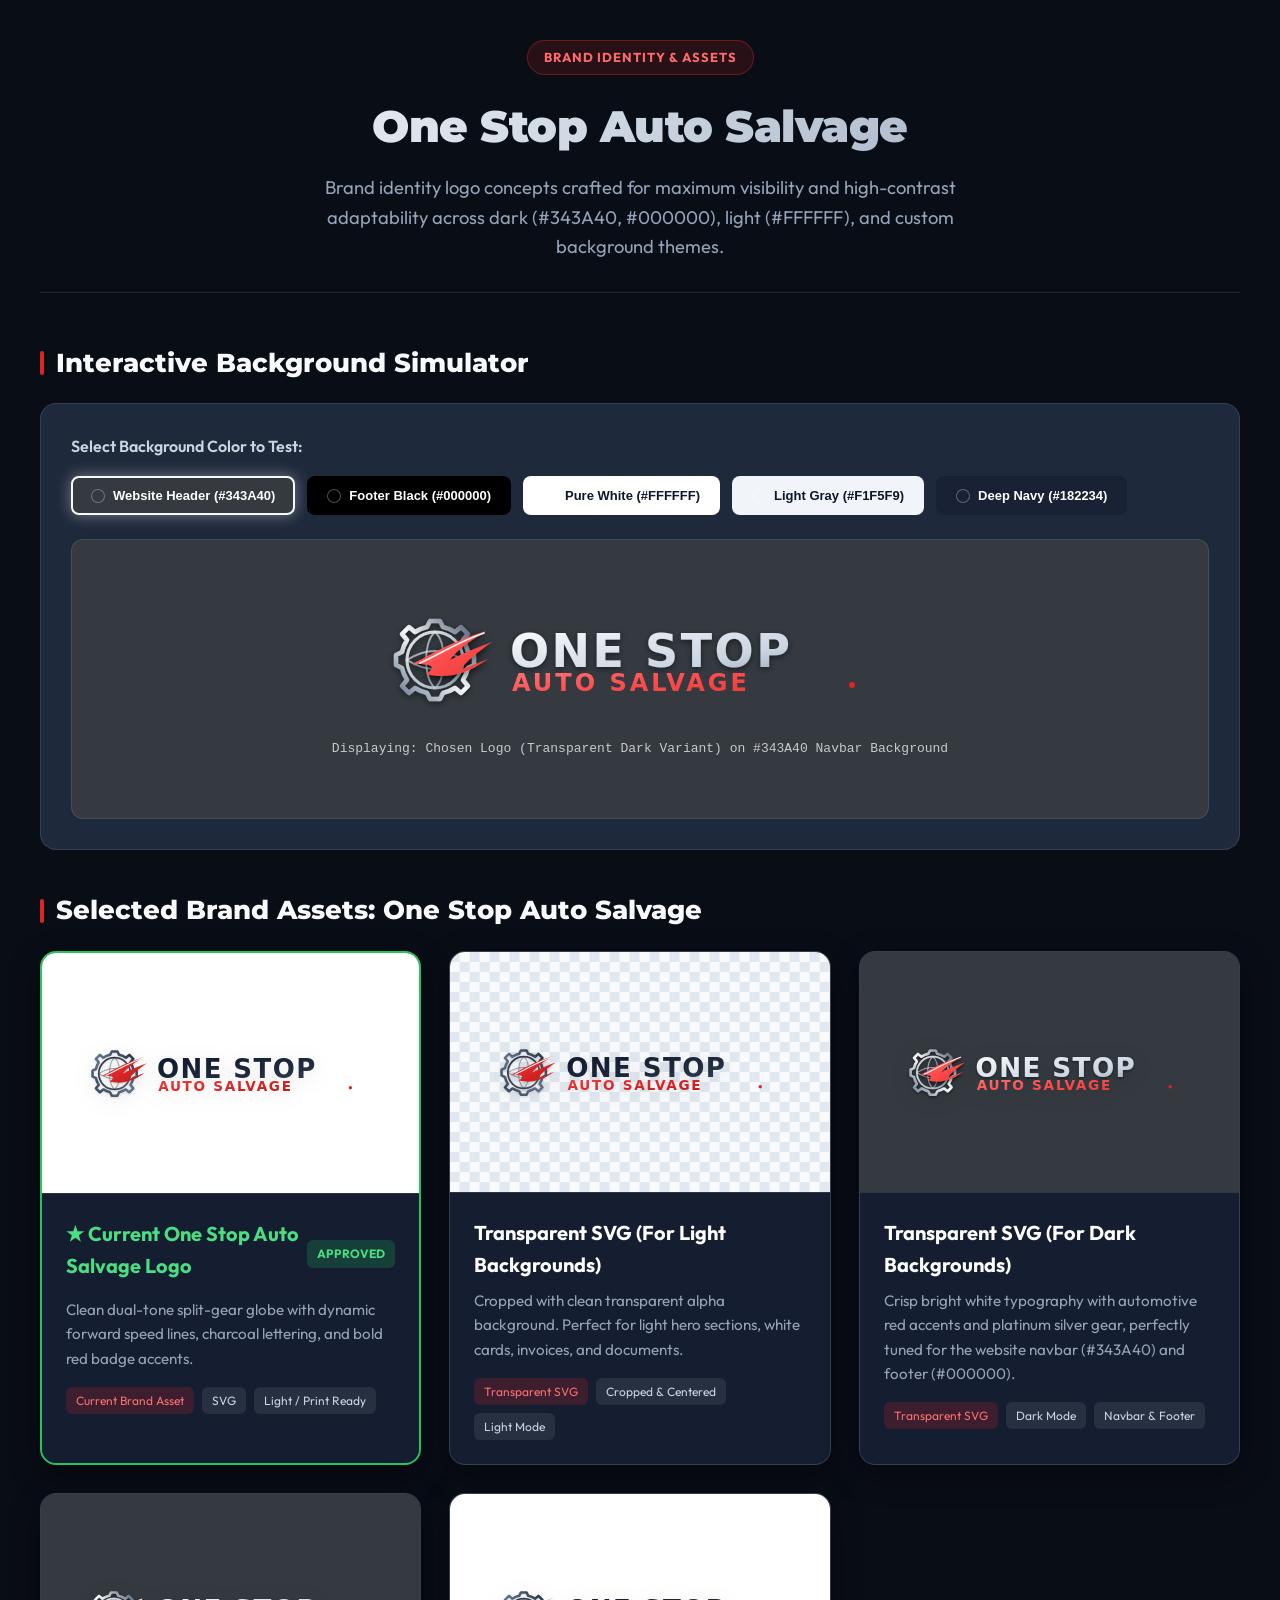
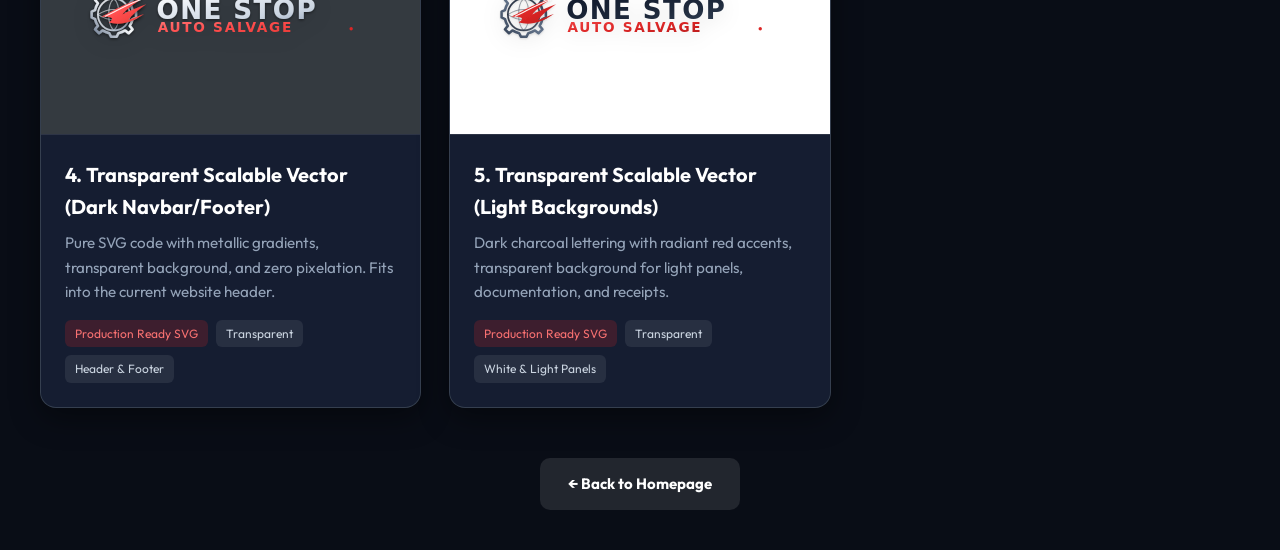
<file: logo-preview.html>
<!DOCTYPE html>
<html lang="en">
<head>
  <meta charset="UTF-8">
  <meta name="viewport" content="width=device-width, initial-scale=1.0">
  <title>One Stop Auto Salvage - Logo Showcase & Background Testing</title>
  <link rel="preconnect" href="https://fonts.googleapis.com">
  <link rel="preconnect" href="https://fonts.gstatic.com" crossorigin>
  <link href="https://fonts.googleapis.com/css2?family=Montserrat:wght@400;600;700;800;900&family=Outfit:wght@400;600;700&display=swap" rel="stylesheet">
  <style>
    :root {
      --bg-dark: #0f172a;
      --card-dark: #1e293b;
      --border-dark: rgba(255, 255, 255, 0.1);
      --accent-red: #dc2626;
      --text-main: #f8fafc;
      --text-muted: #94a3b8;
    }

    * {
      box-sizing: border-box;
      margin: 0;
      padding: 0;
    }

    body {
      font-family: 'Outfit', sans-serif;
      background: #090d16;
      color: var(--text-main);
      padding: 40px 20px;
      line-height: 1.6;
    }

    .container {
      max-width: 1200px;
      margin: 0 auto;
    }

    header.showcase-header {
      text-align: center;
      margin-bottom: 50px;
      padding-bottom: 30px;
      border-bottom: 1px solid var(--border-dark);
    }

    .badge {
      display: inline-block;
      padding: 6px 16px;
      background: rgba(220, 38, 38, 0.15);
      border: 1px solid rgba(220, 38, 38, 0.4);
      color: #ff6b6b;
      border-radius: 999px;
      font-size: 13px;
      font-weight: 700;
      letter-spacing: 1px;
      text-transform: uppercase;
      margin-bottom: 16px;
    }

    h1 {
      font-family: 'Montserrat', sans-serif;
      font-size: 2.75rem;
      font-weight: 900;
      letter-spacing: -0.5px;
      margin-bottom: 12px;
      background: linear-gradient(135deg, #ffffff 0%, #cbd5e1 50%, #94a3b8 100%);
      -webkit-background-clip: text;
      -webkit-text-fill-color: transparent;
    }

    p.subtitle {
      font-size: 1.15rem;
      color: var(--text-muted);
      max-width: 700px;
      margin: 0 auto;
    }

    .section-title {
      font-family: 'Montserrat', sans-serif;
      font-size: 1.6rem;
      font-weight: 800;
      margin: 40px 0 20px;
      display: flex;
      align-items: center;
      gap: 12px;
    }

    .section-title::before {
      content: '';
      display: inline-block;
      width: 4px;
      height: 24px;
      background: var(--accent-red);
      border-radius: 2px;
    }

    /* Grid layout */
    .logo-grid {
      display: grid;
      grid-template-columns: repeat(auto-fit, minmax(350px, 1fr));
      gap: 28px;
      margin-bottom: 40px;
    }

    .logo-card {
      background: var(--card-dark);
      border: 1px solid var(--border-dark);
      border-radius: 16px;
      overflow: hidden;
      box-shadow: 0 10px 30px rgba(0, 0, 0, 0.4);
      display: flex;
      flex-direction: column;
      transition: transform 0.25s ease, box-shadow 0.25s ease;
    }

    .logo-card:hover {
      transform: translateY(-4px);
      box-shadow: 0 15px 40px rgba(220, 38, 38, 0.15);
      border-color: rgba(220, 38, 38, 0.3);
    }

    .card-preview {
      padding: 35px 25px;
      display: flex;
      align-items: center;
      justify-content: center;
      min-height: 240px;
      position: relative;
    }

    .card-preview img, .card-preview svg {
      max-width: 90%;
      max-height: 180px;
      object-fit: contain;
      filter: drop-shadow(0 4px 10px rgba(0,0,0,0.1));
    }

    .card-info {
      padding: 24px;
      border-top: 1px solid var(--border-dark);
      background: rgba(15, 23, 42, 0.6);
      flex-grow: 1;
    }

    .card-info h3 {
      font-size: 1.25rem;
      font-weight: 700;
      margin-bottom: 8px;
      color: #fff;
    }

    .card-info p {
      font-size: 0.95rem;
      color: var(--text-muted);
      margin-bottom: 16px;
    }

    .tag-row {
      display: flex;
      flex-wrap: wrap;
      gap: 8px;
    }

    .tag {
      font-size: 12px;
      padding: 4px 10px;
      border-radius: 6px;
      background: rgba(255, 255, 255, 0.08);
      color: #cbd5e1;
    }

    .tag.highlight {
      background: rgba(220, 38, 38, 0.2);
      color: #f87171;
    }

    /* Background Tester Studio */
    .studio-panel {
      background: var(--card-dark);
      border: 1px solid var(--border-dark);
      border-radius: 16px;
      padding: 30px;
      margin-bottom: 40px;
    }

    .controls-row {
      display: flex;
      flex-wrap: wrap;
      align-items: center;
      justify-content: space-between;
      gap: 16px;
      margin-bottom: 24px;
    }

    .color-buttons {
      display: flex;
      gap: 12px;
      flex-wrap: wrap;
    }

    .color-btn {
      padding: 10px 18px;
      border-radius: 8px;
      border: 2px solid transparent;
      cursor: pointer;
      font-weight: 600;
      font-size: 13px;
      display: flex;
      align-items: center;
      gap: 8px;
      transition: all 0.2s;
    }

    .color-btn.active {
      border-color: #f8fafc;
      box-shadow: 0 0 15px rgba(255, 255, 255, 0.4);
    }

    .color-dot {
      width: 14px;
      height: 14px;
      border-radius: 50%;
      display: inline-block;
      border: 1px solid rgba(255, 255, 255, 0.3);
    }

    .test-canvas {
      padding: 50px 30px;
      border-radius: 12px;
      display: flex;
      flex-direction: column;
      align-items: center;
      justify-content: center;
      min-height: 280px;
      transition: background 0.3s ease;
      border: 1px solid rgba(255, 255, 255, 0.1);
    }

    .test-canvas img, .test-canvas svg {
      max-width: 520px;
      width: 90%;
      height: auto;
    }

    .action-bar {
      display: flex;
      gap: 16px;
      justify-content: center;
      margin-top: 50px;
    }

    .btn {
      display: inline-flex;
      align-items: center;
      gap: 8px;
      padding: 14px 28px;
      border-radius: 10px;
      font-weight: 700;
      text-decoration: none;
      font-size: 15px;
      transition: all 0.2s;
    }

    .btn-primary {
      background: var(--accent-red);
      color: #fff;
    }

    .btn-primary:hover {
      background: #b91c1c;
      transform: translateY(-2px);
    }

    .btn-secondary {
      background: rgba(255, 255, 255, 0.1);
      color: #fff;
    }

    .btn-secondary:hover {
      background: rgba(255, 255, 255, 0.18);
    }
  </style>
</head>
<body>
  <div class="container">
    <header class="showcase-header">
      <span class="badge">Brand Identity & Assets</span>
      <h1>One Stop Auto Salvage</h1>
      <p class="subtitle">Brand identity logo concepts crafted for maximum visibility and high-contrast adaptability across dark (#343A40, #000000), light (#FFFFFF), and custom background themes.</p>
    </header>

    <!-- LIVE BACKGROUND TESTER -->
    <div class="section-title">Interactive Background Simulator</div>
    <div class="studio-panel">
      <div class="controls-row">
        <span style="font-weight: 600; color: #cbd5e1;">Select Background Color to Test:</span>
        <div class="color-buttons">
          <button class="color-btn active" onclick="setBg('#343a40', 'dark')" style="background: #343a40; color: #fff;">
            <span class="color-dot" style="background: #343a40;"></span> Website Header (#343A40)
          </button>
          <button class="color-btn" onclick="setBg('#000000', 'dark')" style="background: #000000; color: #fff;">
            <span class="color-dot" style="background: #000000;"></span> Footer Black (#000000)
          </button>
          <button class="color-btn" onclick="setBg('#ffffff', 'light')" style="background: #ffffff; color: #0f172a;">
            <span class="color-dot" style="background: #ffffff;"></span> Pure White (#FFFFFF)
          </button>
          <button class="color-btn" onclick="setBg('#f1f5f9', 'light')" style="background: #f1f5f9; color: #0f172a;">
            <span class="color-dot" style="background: #f1f5f9;"></span> Light Gray (#F1F5F9)
          </button>
          <button class="color-btn" onclick="setBg('#182234', 'dark')" style="background: #182234; color: #fff;">
            <span class="color-dot" style="background: #182234;"></span> Deep Navy (#182234)
          </button>
        </div>
      </div>

      <div id="testCanvas" class="test-canvas" style="background: #343a40;">
        <img id="activeLogoImg" src="images/globalsam-logo-darkbg.svg" alt="One Stop Auto Salvage Logo" />
        <p id="canvasCaption" style="margin-top: 20px; font-size: 13px; opacity: 0.75; font-family: monospace;">Displaying: Chosen Logo (Transparent Dark Variant) on #343A40 Navbar Background</p>
      </div>
    </div>

    <!-- GALLERY OF ALL LOGO CONCEPTS -->
    <div class="section-title">Selected Brand Assets: One Stop Auto Salvage</div>
    <div class="logo-grid">
      <!-- Current Light SVG Wordmark -->
      <div class="logo-card" style="border: 2px solid #22c55e;">
        <div class="card-preview" style="background: #ffffff;">
          <img src="images/globalsam-logo-lightbg.svg" alt="One Stop Auto Salvage Selected Logo">
        </div>
        <div class="card-info">
          <div style="display: flex; justify-content: space-between; align-items: center; margin-bottom: 8px;">
            <h3 style="color: #4ade80;">★ Current One Stop Auto Salvage Logo</h3>
            <span class="tag" style="background: rgba(34, 197, 94, 0.2); color: #4ade80; font-weight: 700;">APPROVED</span>
          </div>
          <p>Clean dual-tone split-gear globe with dynamic forward speed lines, charcoal lettering, and bold red badge accents.</p>
          <div class="tag-row">
            <span class="tag highlight">Current Brand Asset</span>
            <span class="tag">SVG</span>
            <span class="tag">Light / Print Ready</span>
          </div>
        </div>
      </div>

      <!-- Transparent Light SVG -->
      <div class="logo-card">
        <div class="card-preview" style="background: repeating-conic-gradient(#e2e8f0 0% 25%, #f8fafc 0% 50%) 50% / 20px 20px;">
          <img src="images/globalsam-logo-lightbg.svg" alt="Transparent Light SVG">
        </div>
        <div class="card-info">
          <h3>Transparent SVG (For Light Backgrounds)</h3>
          <p>Cropped with clean transparent alpha background. Perfect for light hero sections, white cards, invoices, and documents.</p>
          <div class="tag-row">
            <span class="tag highlight">Transparent SVG</span>
            <span class="tag">Cropped & Centered</span>
            <span class="tag">Light Mode</span>
          </div>
        </div>
      </div>

      <!-- Transparent Dark SVG -->
      <div class="logo-card">
        <div class="card-preview" style="background: #343a40;">
          <img src="images/globalsam-logo-darkbg.svg" alt="Transparent Dark SVG">
        </div>
        <div class="card-info">
          <h3>Transparent SVG (For Dark Backgrounds)</h3>
          <p>Crisp bright white typography with automotive red accents and platinum silver gear, perfectly tuned for the website navbar (#343A40) and footer (#000000).</p>
          <div class="tag-row">
            <span class="tag highlight">Transparent SVG</span>
            <span class="tag">Dark Mode</span>
            <span class="tag">Navbar & Footer</span>
          </div>
        </div>
      </div>

      <!-- Concept 4: Scalable Transparent SVG (Dark Bg) -->
      <div class="logo-card">
        <div class="card-preview" style="background: #343A40;">
          <img src="images/globalsam-logo-darkbg.svg" alt="One Stop Auto Salvage Dark Transparent SVG">
        </div>
        <div class="card-info">
          <h3>4. Transparent Scalable Vector (Dark Navbar/Footer)</h3>
          <p>Pure SVG code with metallic gradients, transparent background, and zero pixelation. Fits into the current website header.</p>
          <div class="tag-row">
            <span class="tag highlight">Production Ready SVG</span>
            <span class="tag">Transparent</span>
            <span class="tag">Header & Footer</span>
          </div>
        </div>
      </div>

      <!-- Concept 5: Scalable Transparent SVG (Light Bg) -->
      <div class="logo-card">
        <div class="card-preview" style="background: #ffffff;">
          <img src="images/globalsam-logo-lightbg.svg" alt="One Stop Auto Salvage Light Transparent SVG">
        </div>
        <div class="card-info">
          <h3>5. Transparent Scalable Vector (Light Backgrounds)</h3>
          <p>Dark charcoal lettering with radiant red accents, transparent background for light panels, documentation, and receipts.</p>
          <div class="tag-row">
            <span class="tag highlight">Production Ready SVG</span>
            <span class="tag">Transparent</span>
            <span class="tag">White & Light Panels</span>
          </div>
        </div>
      </div>
    </div>

    <div class="action-bar">
      <a href="/" class="btn btn-secondary">← Back to Homepage</a>
    </div>
  </div>

  <script>
    function setBg(color, theme) {
      const canvas = document.getElementById('testCanvas');
      const img = document.getElementById('activeLogoImg');
      const caption = document.getElementById('canvasCaption');
      
      canvas.style.backgroundColor = color;
      
      if (theme === 'light') {
        img.src = 'images/globalsam-logo-lightbg.svg';
        caption.style.color = '#0f172a';
        caption.textContent = `Displaying: Chosen Logo (Transparent Light Variant) on ${color}`;
      } else {
        img.src = 'images/globalsam-logo-darkbg.svg';
        caption.style.color = '#f8fafc';
        caption.textContent = `Displaying: Chosen Logo (Transparent Dark Variant) on ${color}`;
      }

      // Update button active state
      document.querySelectorAll('.color-btn').forEach(btn => btn.classList.remove('active'));
      event.currentTarget.classList.add('active');
    }
  </script>
</body>
</html>
</file>
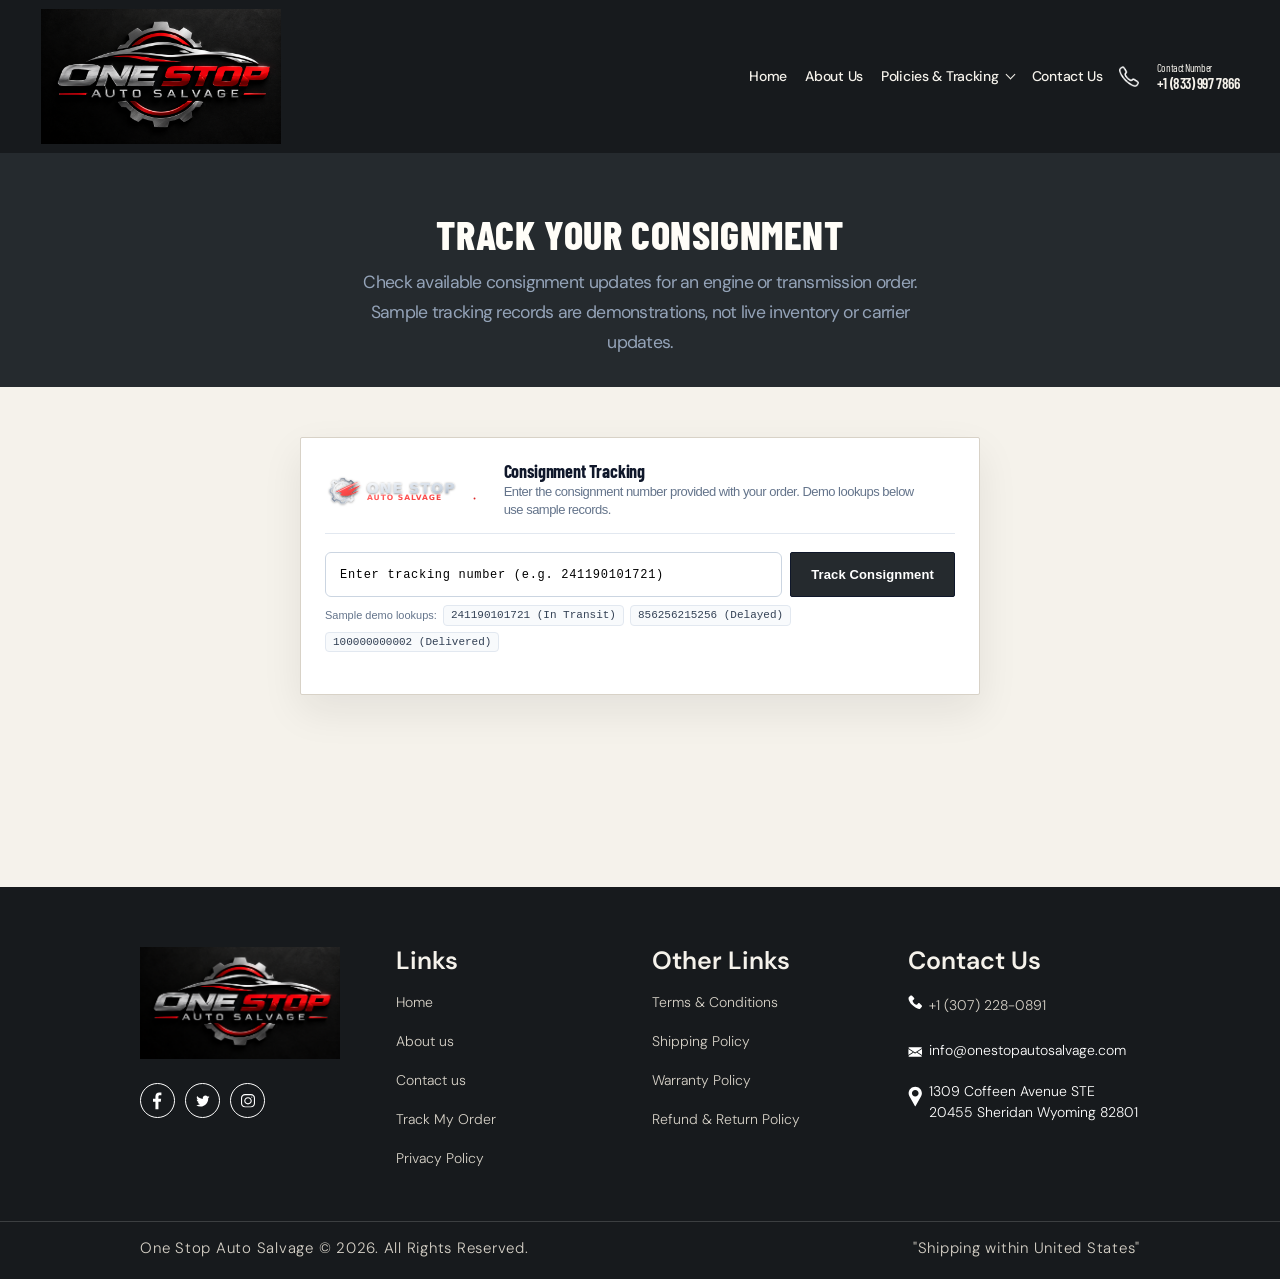
<file: track-order.html>
<!DOCTYPE html>
<html lang="en">
<head>
    <meta charset="UTF-8">
    <meta http-equiv="X-UA-Compatible" content="IE=edge">
    <meta name="viewport" content="width=device-width, initial-scale=1.0">
    <title>Track My Order - One Stop Auto Salvage</title>
    <meta name="description" content="Check available consignment updates for your One Stop Auto Salvage engine or transmission order.">
    <link rel="canonical" href="/track-order" />
    <link rel="icon" href="favicon.png" type="image/png">
    <link rel="stylesheet" href="assets/view/css/bootstrap.min.css" />
    <link rel="stylesheet" href="assets/view/css/animate.min.css" />
    <link rel="stylesheet" href="https://maxcdn.bootstrapcdn.com/font-awesome/4.7.0/css/font-awesome.min.css" />
    <link rel="stylesheet" href="assets/view/css/style8e0e.css?v=9" />
    <link rel="stylesheet" href="assets/view/css/responsive.css" />
    <link rel="stylesheet" href="assets/view/css/track-widget.css" />
    <script src="https://code.jquery.com/jquery-3.6.0.min.js" crossorigin="anonymous"></script>

    <style>
        .pmc { background: #171a1d; }
        .sec { background: #252a2e; }
        .tracking-page-banner {
            background: #252a2e;
            padding: 60px 0 30px;
            color: #ffffff;
            text-align: center;
        }
        .tracking-page-banner h1 {
            font-size: 2.5rem;
            font-weight: 800;
            margin-bottom: 12px;
        }
        .tracking-page-banner p {
            font-size: 1.1rem;
            color: #94a3b8;
            max-width: 600px;
            margin: 0 auto;
        }
        .tracking-widget-section {
            padding: 50px 0 80px;
            background: #f8fafc;
            min-height: 500px;
        }
    </style>
    <script>
        function openNav() {
            var el = document.getElementById("navbarSupportedContent");
            var image = document.getElementById('bar-icon');
            if (el.style.left === "0px") {
                el.style.left = "-300px";
                image.src = "assets/view/images/bar-icon.svg";
            } else {
                el.style.left = "0px";
                image.src = "assets/view/images/close.svg";
            }
        }
    </script>
</head>
<body>
    <header id="header" class="sticky">
        <div class="head-div pmc">
            <div class="header-container container">
                <nav class="navbar navbar-expand-lg p-0" style="position: initial;">
                    <a class="navbar-brand deskto-logo logo" href="/"><img src="images/one-stop-auto-salvage-logo.png" alt="One Stop Auto Salvage logo" /></a>
                    <span style="font-size:30px;cursor:pointer" class="toggel-btn-menu" onclick="openNav()">
                        <img src="assets/view/images/bar-icon.svg" width="25px" id="bar-icon" alt="menu icons" />
                    </span>
                    <div class="navbar-collapse sidenav" id="navbarSupportedContent">
                        <ul class="navbar-nav justify-content-end w-100 align-items-center">
                            <li class="nav-item">
                                <a class="nav-link" href="/">Home</a>
                            </li>
                            <li class="nav-item">
                                <a class="nav-link" href="/about-us">About Us</a>
                            </li>
                            <li class="nav-item nav-dropdown">
                                <details class="nav-dropdown-details">
                                    <summary class="nav-link">Policies &amp; Tracking</summary>
                                    <ul class="nav-dropdown-menu">
                                        <li><a href="/shipping-policy">Shipping Policy</a></li>
                                        <li><a href="/warranty-policy">Warranty Policy</a></li>
                                        <li><a href="/return-policy">Refund &amp; Return Policy</a></li>
                                        <li><a href="/track-order">Track My Order</a></li>
                                    </ul>
                                </details>
                            </li>
                            <li class="nav-item">
                                <a class="nav-link" href="/contact-us">Contact Us</a>
                            </li>
                            <li class="nav-item contact-number-nav">
                                <div class="tollfree-new">
                                    <img src="assets/view/images/call-icon.png" alt="call-icon" width="25px" />
                                    <div>
                                        <h6>Contact Number</h6>
                                        <h6><a href="tel:+18339977866">+1 (833) 997 7866</a></h6>
                                    </div>
                                </div>
                            </li>
                        </ul>
                    </div>
                </nav>
            </div>
        </div>
    </header>

    <div class="mainbody">
        <section class="tracking-page-banner">
            <div class="container">
                <h1>Track Your Consignment</h1>
                <p>Check available consignment updates for an engine or transmission order. Sample tracking records are demonstrations, not live inventory or carrier updates.</p>
            </div>
        </section>

        <section class="tracking-widget-section">
            <div class="container">
                <!-- PartTrack Enterprise Consignment Tracking Widget -->
                <div class="pt-widget" id="pt-widget">
                    <div class="pt-header">
                        <div class="pt-brand-row">
                            <img src="images/globalsam-logo-darkbg.svg" alt="One Stop Auto Salvage" class="pt-header-logo" />
                            <div class="pt-brand-text">
                                <h4>Consignment Tracking</h4>
                                <p class="pt-desc">Enter the consignment number provided with your order. Demo lookups below use sample records.</p>
                            </div>
                        </div>
                    </div>
                    
                    <div class="pt-form">
                        <input type="text" id="pt-input" class="pt-input" placeholder="Enter tracking number (e.g. 241190101721)" />
                        <button id="pt-btn" class="pt-btn" type="button">Track Consignment</button>
                    </div>

                    <div class="pt-quick-hint">
                        <span>Sample demo lookups:</span>
                        <button type="button" class="pt-quick-btn" onclick="document.getElementById('pt-input').value='241190101721'; trackConsignment('241190101721')">241190101721 (In Transit)</button>
                        <button type="button" class="pt-quick-btn" onclick="document.getElementById('pt-input').value='856256215256'; trackConsignment('856256215256')">856256215256 (Delayed)</button>
                        <button type="button" class="pt-quick-btn" onclick="document.getElementById('pt-input').value='100000000002'; trackConsignment('100000000002')">100000000002 (Delivered)</button>
                    </div>
                    
                    <div id="pt-result"></div>
                </div>
            </div>
        </section>
    </div>

    <footer>
        <div class="container container-extra-custom">
            <div class="row">
                <div class="col-md-6 col-lg-3">
                    <div class="mb-2"><img src="images/one-stop-auto-salvage-logo.png" alt="One Stop Auto Salvage logo" width="200" /></div>
                    <div class="follow-div desktop-follow mt-4">
                        <a href="#" target="_blank"><img src="assets/view/images/facebook.svg" alt="facebook" style="width:9px;" /></a>
                        <a href="#" target="_blank"><img src="assets/view/images/tweeter.svg" alt="twitter" /></a>
                        <a href="#" target="_blank"><img src="assets/view/images/instagram.svg" alt="instagram" /></a>
                    </div>
                </div>
                <div class="col-md-6 col-lg-3">
                    <div class="accordian">
                        <div class="accordian_title">Links</div>
                        <div class="accordian_content">
                            <ul>
                                <li><a href="/">Home</a></li>
                                <li><a href="/about-us">About us</a></li>
                                <li><a href="/contact-us">Contact us</a></li>
                                <li><a href="/track-order">Track My Order</a></li>
                                <li><a href="/privacy-policy">Privacy Policy</a></li>
                            </ul>
                        </div>
                    </div>
                </div>
                <div class="col-md-6 col-lg-3">
                    <div class="accordian">
                        <div class="accordian_title">Other Links</div>
                        <div class="accordian_content">
                            <ul>
                                <li><a href="/terms-and-conditions">Terms & Conditions</a></li>
                                <li><a href="/shipping-policy">Shipping Policy</a></li>
                                <li><a href="/warranty-policy">Warranty Policy</a></li>
                                <li><a href="/return-policy">Refund & Return Policy</a></li>
                            </ul>
                        </div>
                    </div>
                </div>
                <div class="col-md-12 col-lg-3">
                    <div class="accordian">
                        <div class="accordian_title">Contact Us</div>
                        <div class="accordian_content">
                            <ul class="contsct-ul">
                                <li><img src="assets/view/images/call.svg" alt="call" /> <span><a href="tel:+13072280891" style="color:#fff">+1 (307) 228-0891</a></span></li>
                                <li><img src="assets/view/images/email.svg" alt="email" /> <span>info@onestopautosalvage.com</span></li>
                                <li><img src="assets/view/images/location.svg" alt="location" /> <span>1309 Coffeen Avenue STE 20455 Sheridan Wyoming 82801</span></li>
                            </ul>
                        </div>
                    </div>
                </div>
            </div>
        </div>
        <div class="bottom-footer">
            <div class="container container-extra-custom">
                <div class="row">
                    <div class="col-md-12 col-lg-6">
                        <p>One Stop Auto Salvage © 2026. All Rights Reserved.</p>
                    </div>
                    <div class="col-md-12 col-lg-6">
                        <p class="text-right">"Shipping within United States"</p>
                    </div>
                </div>
            </div>
        </div>
    </footer>

    <script src="assets/view/js/track-widget.js"></script>
</body>
</html>
</file>
<file: assets/view/css/style8e0e.css>
@import url("https://fonts.googleapis.com/css2?family=Barlow+Condensed:wght@500;600;700;800&family=DM+Sans:wght@400;500;600;700&display=swap");

header {
	background-color: var(--sam-brass);
	/* height: 97px;
     */
}

.sticky.fixed {
	/* height:76px;
     */
	position: fixed;
	top: -51px;
	box-shadow: 0 0 5px rgb(28 28 28 / 35%);
	width: 100%;
	background-color: #fff;
	/* transition: 0.2s;
     */
	z-index: 999;
	box-shadow: 0 0 5px #c1c1c1;
	-webkit-transition: position 10s;
	-moz-transition: position 10s;
	-ms-transition: position 10s;
	-o-transition: position 10s;
	transition: position 10s;
	animation: smoothScroll 1s forwards;
}

@keyframes smoothScroll {
	0% {
		transform: translateY(-40px);
	}

	100% {
		transform: translateY(0px);
	}
}

.sticky.fixed .nav-item .nav-link {
	color: #343A40;
}

.sticky.fixed .tollfree {
	background-color: var(--sam-brass);
}

.sticky.fixed .tollfree::before {
	left: -40px;
	border-color: transparent var(--sam-brass);
}

.sticky.fixed .tollfree:after {
	right: -40px;
	border-color: var(--sam-brass) transparent;
}

.sticky.fixed .tollfree div h6,
.sticky.fixed .tollfree div h6 a {
	color: #fff !important;
}

.sticky.fixed .nav-item h6 a {
	color: #343A40;
}

.sticky.fixed .deskto-logo {
	display: none;
}

.sticky .mobile-logo {
	display: none;
}

.sticky.fixed .mobile-logo {
	display: block;
}

header .navbar-brand {
	margin-right: 100px;
}

.container-extra {
	padding-left: 150px;
}

.container-extra-custom {
	width: 80%;
	margin: 0 auto;
}

.nav-item .nav-link.current {
	/* color:var(--sam-brass); */
	/*border: 1px solid #858585; color: #fff; font-weight: 500; */
	position: relative;
}

.sticky.fixed .nav-item .nav-link.current {
	color: var(--sam-brass);
}

.nav-item .nav-link {
	font-weight: 500;
	font-size: 16px;
	letter-spacing: -0.04em;
	line-height: 60px;
	color: #fff;
	padding-left: 0px !important;
	padding-right: 0 !important;
}

/* .nav-item{
     border-bottom: 1px solid transparent;
}
 */
/* .nav-item.active {
     border-bottom: 1px solid #fff;
}
 */
header .nav-link:hover {
	color: #fff;
}

.our_section {
	padding: 90px 0 0;
}

.nav-item .nav-link.current:after {
	content: "";
	display: block;
	left: 0;
	top: 65%;
	position: absolute;
	width: 29px;
	height: 3px;
	border-radius: 5px;

}

a.megamenu_a.current {
	color: var(--sam-brass);
}

/* a.megamenu_a.current:after{ content: ""; display: block; width: 30px; height: 4px; background: #a5a5a5; left: 15%; top: 69%; position: absolute; } */
#header.sticky .nav-item .nav-link.current:after {
	background: #fff;
}

#header.sticky.fixed .nav-item .nav-link.current:after {
	background: var(--sam-brass);
}

.img-div img {
	/* -webkit-transition: opacity 0.5s, -webkit-transform 0.5s;
     transition: opacity 0.5s, transform 0.5s;
     */
}

.first-div {
	padding: 50px;
	position: relative;
	width: 100%;
	position: absolute;
	top: 0;
}

.one-div p {
	width: 85%;
	/* animation: fadeIn .7s ease-in 1 forwards;
     */
}


.first-div h2 {
	font-size: 44px;
	line-height: 55px;
	-webkit-transition: opacity 0.5s, -webkit-transform 0.5s;
	transition: opacity 0.5s, transform 0.5s;
	color: #fff !important;
}

.first-div h2 {
	color: #000;
	-webkit-transition: opacity 0.5s, -webkit-transform 0.5s;
	transition: opacity 0.5s, transform 0.5s;
}

.second-div h2 {
	color: #fff;
	text-align: right;
	-webkit-transition: opacity 0.5s, -webkit-transform 0.5s;
	transition: opacity 0.5s, transform 0.5s;
}

.second-div {
	width: 100%;
}

.second-div p,
.second-div a {
	display: none;
	-webkit-transition: opacity 0.2s, -webkit-transform 0.35s;
	transition: opacity 0.2s, transform 0.35s;
}

/* .covers:hover .second-div p {
     display:block;
}
 .covers:hover .second-div button {
     display:block;
}
 */
.one-div h2 {
	font-size: 54px;
}

.second-div:hover .image-btn::after {
	background: none;
	opacity: 1.0;
	height: 508px;
}

.second-div:hover .image-btn::after {
	background: rgba(48, 77, 192, 0.7);
	content: '';
	position: absolute;
	left: 0;
	top: 0;
	right: 0;
	opacity: 1.0;
	height: 519px;
	bottom: 0;
}

.wrapper {
	/* height:84vh;
     */
	height: 750px;
	position: relative;
}

.covers .image-btn {
	position: absolute;
	-o-transition: 0.5s;
	-ms-transition: 0.5s;
	-moz-transition: 0.5s;
	-webkit-transition: 0.5s;
	transition: 0.5s;
	width: 65%;
	height: 100%;
	-webkit-clip-path: polygon(0% 0%, 82% 0%, 100% 100%, 0% 100%);
	clip-path: polygon(0% 0%, 82% 0%, 100% 100%, 0% 100%);
	cursor: pointer;
}

img.engine {
	background: #F8F9FA;
	opacity: 0.6;
	height: 519px;
}

.covers .image-btn:nth-of-type(2) {
	/* left: 669px;
     */
	right: 0;
}

.covers.overlay .image-btn:nth-of-type(1)::after {
	content: '';
	position: absolute;
	left: 0;
	top: 0;
	height: 519px;
	right: 0;
	bottom: 0;
	background: rgba(48, 77, 192, 0.7);
}

.covers .image-btn:nth-of-type(1)::after {
	background: #343A40 !important;
}

.covers.overlay .image-btn:nth-of-type(2)::after {
	background: none;
}

.modal-review .nav-pills .nav-link.active {
	color: #343A40;
	font-weight: 700;
	position: relative;
	background: none;
}

.modal-review .nav-pills .nav-link.active:before {
	content: '';
	width: 37px;
	height: 3px;
	background: var(--sam-brass);
	position: absolute;
	bottom: 3px;
	border-radius: 5px;
}

.modal-review .modal-content {
	padding: 0 !important;
}

.modal-review .modal-header {
	margin: 0;
}

.modal-review .modal-footer button {
	float: right;
}

.review-box {
	height: 100%;
	display: flex;
	background-color: #fafafa;
	border-top-right-radius: 30px;
	border-top-left-radius: 30px;
}

.review-left {
	background: #F8F9FA;
	padding: 30px;
	border-top-left-radius: 30px;
	height: 100%;
	width: 30%;
}

.review-right {
	padding: 30px;
	width: 70%;
	/* width: 100%; */
	border-top-right-radius: 30px;
	/* border-radius: 30px; */
	height: 100%;
	border-left: 1px solid #ccc;
	background-color: #fff;
}

.review-right h5 {
	font-weight: 700;
	font-size: 18px;
	line-height: 22px;
	letter-spacing: -0.04em;
	color: #343A40;
}

.reviews {
	height: 400px;
	overflow-y: scroll;
	margin-top: 20px;
}

.review-modal {
	border-radius: 30px;
}

@media (max-width:767px) {
	.ul-upper li {
		margin-bottom: 5px !important;
	}

	.modal-content.call-modal {
		height: auto;
	}

	.call-right {
		padding: 20px;
	}

	.call-right h2 {
		font-size: 30px !important;
	}

	form.call-form {
		padding-right: 0;
		min-height: auto !important;
	}

	span.desktop_used_setion {
		display: none;
	}

	.review-modal {
		border-radius: 20px;
	}

	.review-box {
		display: block;
		border-top-right-radius: 20px;
		border-top-left-radius: 20px;
	}

	.review-left {
		width: 100%;
		padding: 20px 10px;
		border-top-right-radius: 20px;
		border-top-left-radius: 20px;
		display: flex;
		align-items: center;
	}

	.review-right {
		width: 100%;
		padding: 20px;
		border-top: 1px solid #ccc;
		border-radius: 0;
	}

	.reviews {
		height: 400px;
	}
}

.footer-info-container {
	display: grid;
	grid-gap: 42px;
	grid-template-columns: auto auto auto auto auto auto;
}

.footer-links {
	display: inline-block;
	vertical-align: top;
	width: auto;
}

.footer-links {
	display: inline-block;
	vertical-align: top;
	width: auto;
}

header h6 {
	font-weight: 500;
	font-size: 17px;
	/* line-height: 26px; */
	letter-spacing: -0.04em;
	color: #000;
	margin: 0;
}

input,
input::placeholder {
	font-size: 12px;
}

.mobilr-mail-section img {
	width: 25px;
}

.tollfree {
	background-color: #fff;
	margin: 0 40px;
	position: relative;
	padding: 10px 20px;
	height: 97px;
	text-align: center;
	display: -webkit-box;
	display: -ms-flexbox;
	display: flex;
	-webkit-box-align: center;
	-ms-flex-align: center;
	align-items: center;
	-webkit-box-pack: center;
	-ms-flex-pack: center;
	justify-content: center;
}

.tollfree:before,
.tollfree:after {
	content: '';
	position: absolute;
	height: 0;
	width: 0;
	border-style: solid;
	border-width: 0;
	height: 97px;
}

.tollfree::before {
	left: -40px;
	border-color: transparent #fff;
	border-width: 97px 41px 0 0;
}

.tollfree:after {
	right: -40px;
	border-color: #fff transparent;
	border-width: 97px 41px 0 0;
}

a {
	color: #fff;
	text-decoration: none;
}

a:hover {
	color: #e3e3e3;
}

footer {
	background: #000000;
	color: #fff;
	padding: 40px 0 20px;
	/*Media Queries*/
}

footer span {
	font-size: 14px;
	line-height: 21px;
	margin-top: 3px;
	color: #fff;
	font-weight: 300;
	text-decoration: none;
}

footer .bottom-footer p {
	font-size: 15px;
	letter-spacing: 0.05em;
}

footer .mobile_version {
	color: teal;
	text-align: center;
}

footer .contsct-ul li {
	display: -webkit-box;
	display: -ms-flexbox;
	display: flex;
	-webkit-box-align: start;
	-ms-flex-align: start;
	align-items: flex-start;
	padding-bottom: 8px;
}

footer .contsct-ul li i {
	line-height: 27px;
	font-size: 14px;
	margin-right: 10px;
}

footer .accordian_title {
	font-size: 25px;
	font-weight: 600;
	line-height: 28px;
}

footer .accordian_content ul {
	list-style: none;
	margin: 12px 0;
	padding: 0 0 0 0;
}

footer .accordian_content ul li a {
	font-size: 14px;
	line-height: 30px;
	color: #fff;
	text-decoration: none;
	font-weight: 300;
}

.footer-links {
	width: 300px;
}

footer .social_icons ul li {
	font-size: 25px;
	display: inline-block;
	margin: 0px 4px;
}

footer p {
	font-weight: 300;
	font-size: 15px;
	line-height: 22px;
	padding-top: 15px;
	margin: 0;
}

footer p.right {
	text-align: right;
}

footer .input-div {
	position: relative;
	margin-top: 18px;
	width: 70%;
}

p.footer-text {
	width: 50%;
}

footer .input-div input {
	border: 1.33333px solid #E4E4E4;
	border-radius: 0 !important;
	height: 45px;
	padding-right: 50px;
	font-size: 13px;
	font-weight: 100;
	letter-spacing: 0.7px;
}

footer .input-div img {
	font-size: 25px;
	position: absolute;
	color: var(--sam-brass);
	right: 15px;
	top: 15px;
	cursor: pointer;
	width: 15px;
}

.bottom-footer {
	border-top: 1px solid #2f3133;
	margin-top: 19px;
}

@media only screen and (max-width: 767px) {


	footer .accordian_content .col-md-6 {
		padding-left: 0;
	}

	footer .accordian_title {
		cursor: pointer;
	}

	.footer-row {
		padding-right: 0;
	}

	footer .accordian_title:after {
		float: right;
		content: url(../../images/icons/down.html);
		display: inline-block;
		-webkit-transform: rotate(90deg);
		transform: rotate(-90deg);
		font-family: "Ionicons";
		speak: none;
		transform: scale(0.5);
		font-style: normal;
		font-weight: 600;
		font-variant: normal;
		text-transform: none;
		text-rendering: auto;
		-webkit-font-smoothing: antialiased;
		-moz-osx-font-smoothing: grayscale;
		-webkit-transition: all 0.3s ease-in-out;
		transition: all 0.3s ease-in-out;
	}

	footer .active_header .accordian_title:after {
		-webkit-transform: rotate(90deg) scale(0.5);
		transform: rotate(90deg) scale(0.5);
		-webkit-transition: all 0.3s ease-in-out;
		transition: all 0.3s ease-in-out;
		/* transform: scale(0.5);
         */
	}

	footer .desktop_version {
		display: none;
	}
}

@media only screen and (min-width: 521px) {
	footer .mobile_version {
		display: none;
	}
}

.used-section {
	padding: 43px 0;
	text-align: center;
}

section {
	padding: 90px 0;
	position: relative;
}

section.section {
	padding: 30px 0;
}

.userd_engines_Section {
	background-image: url("../../images/car-parts-repair-garage.html");
	background-repeat: no-repeat;
	background-position: center;
	background-size: cover;
	color: #fff;
	position: relative;
	padding: 100px 0;
	z-index: 1;
}

.userd_engines_Section::after {
	content: '';
	width: 100%;
	height: 100%;
	background-color: #0000008a;
	position: absolute;
	top: 0;
	left: 0;
	z-index: -1;
}

.choose_Section {
	background-image: url("../../images/choose-us.html");
	/* background-image: url("../../images/choose-us-new.png"); */
	background-repeat: no-repeat;
	background-position: top right;
	background-size: 44%;
	padding: 20px 0 40px;
}

.service_div p {
	font-size: 15px;
	font-weight: 100;
	max-width: 95%;
	line-height: 28px;
	margin: auto;
}

.choose_Section img {
	max-width: 88%;
}

.affordable_Section {
	padding: 0px 0 90px;
}

.service_div {
	border: none;
	padding: 45px 30px;
	text-align: center;
	transition: .3s;
	box-shadow:
		0px 0 0 0 #E3E3E3,
		0 0px 0 0 #E3E3E3,
		1px 1px 0 0 #E3E3E3,
		1px 0 0 0 #E3E3E3 inset,
		0 1px 0 0 #E3E3E3 inset;
}

.service_div:hover {
	background-color: var(--sam-brass);
	color: #fff;
}

.service_div:hover h5 {
	color: #fff;
}

.service_div:hover img {
	filter: none;
}

.service_div h5 {
	font-weight: 500;
	font-size: 18px;
	line-height: 34px;
	text-align: center;
	color: #343A40;
	letter-spacing: 0.2px;
}

section.aboutUs_Section.testmonial h6 {
	text-transform: uppercase;
	font-size: 18px;
}

.service_div div {
	display: flex;
	justify-content: center;
	height: 80px;
	background: rgba(238, 238, 238, 0.61);
	backdrop-filter: blur(4px);
	border-radius: 15px;
	align-items: center;
	width: 80px;
	margin: 0 auto 20px;
	padding: 18px;
}

.service_div:hover p {
	color: #fff;
}

.service_div div img {
	max-height: 47px;
}

/* .service_div div .icon-active {
     display: none;
}
 */
.brand_section {
	padding-bottom: 90px;
	padding-top: 0;
}

.brand_box {
	list-style: none;
	text-align: center;
	/* display: -webkit-box;
     display: -ms-flexbox;
     display: flex;
     -ms-flex-wrap: wrap;
     flex-wrap: wrap;
     padding: 0;
     margin: 0;
     */
}

.brand_box .brand-li:hover img {
	filter: none;
	-webkit-filter: grayscale(0);
	-webkit-transform: scale(1.01);
}

.brand_box .brand-li {
	padding: 35px 13px;
	-webkit-box-shadow: rgb(233 233 233) 0px 0px 6px;
	box-shadow: rgb(233 233 233) 0px 0px 6px;
	-webkit-transition: 0.3s;
	transition: 0.3s;
	border: 1px solid #efefef;
	width: 12.28%;
	margin: 12.9px
}

.brand_box .brand-li:nth-child(7n+0) {
	margin-right: 0px;
}

.brand_box .brand-li:nth-child(7n-6) {
	margin-left: 0px;
}

.brand_box .brand-li:hover {
	-webkit-transform: scale(1.055);
	transform: scale(1.055);
}

.brand_box .brand-li span {
	display: block;
	font-weight: 500;
	margin-top: 10px;
	font-size: 18px;
}

.brand_box .brand-li img {
	width: 70px !important;
	filter: gray;
	-webkit-filter: grayscale(1);
	-webkit-transition: all .3s ease-in-out;
}

.heading-dark {
	color: #000;
}

.heading-light {
	color: #fff;
}

.silder_text {
	position: absolute;
	top: 50%;
	left: 0;
	width: 100%;
	-webkit-transform: translateY(-50%);
	transform: translateY(-50%);
	color: #fff;
}

.silder_text p {
	width: 100%;
	max-width: 60%;
	margin-bottom: 10px;
}

.silder_text h6 {
	font-weight: 700;
	font-size: 18px;
	line-height: 28px;
	letter-spacing: -0.04em;
	text-transform: uppercase;
	color: #fff;
}

.review {
	position: fixed;
	top: 26%;
	box-shadow: 0px 4px 54px rgb(0 0 0 / 20%);
	right: 0;
	z-index: 999;
	width: 50px;
	border-top-left-radius: 20px;
	border-bottom-left-radius: 20px;
}

.review a.trustpilot {
	padding: 17px 7px;
	background: #343A40;
	height: 100%;
	display: inline-block;
	border-bottom-left-radius: 20px;
	/* border-top-left-radius: 20px; */
}

.review a.google {
	border-top-left-radius: 20px;
	border-bottom-left-radius: 20px;
	padding: 17px 7px;
	background: #fff;
	height: 100%;
	display: inline-block;
}

.latestBlogs_Section {
	padding: 100px 0 0;
}

.blog-box {
	width: 100%;
	max-width: 92%;
	color: #fff;
	border-radius: 10px;
	overflow: hidden;
	-webkit-transition: 0.5s;
	transition: 0.5s;
	position: relative;
	height: 360px;
	box-shadow: 0 1px 1px 2px #e9e7e79e;
}

/* .blog-box-area:nth-child(1), .blog-box-area:nth-child(4), .blog-box-area:nth-child(7){
     margin-top: 70px;
}
 .blog-box-area:nth-child(2), .blog-box-area:nth-child(5), .blog-box-area:nth-child(8){
     margin-top: 35px;
} */
.blog-box-area:nth-child(3n - 2) {
	margin-top: 80px;
}

.blog-box-area:nth-child(3n - 1) {
	margin-top: 40px;
}

.text-box a img {
	width: 50px;
}

.blog-box h5 {
	font-weight: 300;
	font-size: 20px;
	line-height: 30px;
	letter-spacing: -0.04em;
	-webkit-transition: 0.5s;
	transition: 0.5s;
	/* margin-bottom: 49px; */
	height: 100px;
}

.blog-box p {
	font-weight: 300;
	font-size: 17px;
	line-height: 24px;
	letter-spacing: -0.04em;
	color: #fff;
}

.blog-box a {
	font-weight: 500;
	font-size: 20px;
	line-height: 28px;
	letter-spacing: -0.04em;
	text-transform: uppercase;
	color: #fff;
	text-decoration: none;
}

.blog-box a:hover {
	color: #fff;
}

.blog-box .text-box {
	border-radius: 7px;
	background-color: var(--sam-brass);
	margin-top: -10px;
	z-index: 1;
	padding: 40px 40px;
	position: absolute;
	bottom: 0;
	transition: 0.3s;
	height: 140px;
}

.blog-box:hover .text-box {
	height: 100%;
	background-color: rgb(48 77 192 / 90%);
}

.blog-box:hover figure img {
	height: 360px;
}

.blog-box figure {
	width: 100%;
	margin: 0;
}

.blog-box figure img {
	height: 360px;
	object-fit: cover;
}

.blog-box figure img {
	width: 100%;
}

@media (max-width: 1366px) {
	header .navbar-brand {
		margin-right: 50px;
	}

	ul.ul li {
		font-size: 16px;
	}
}

@media (max-width: 1280px) {
	header .nav-link {
		font-size: 16px;
	}

	header h6 {
		font-size: 16px;
		line-height: 24px;
	}

	header h6 {
		font-size: 14px;
	}

	.first-div h2 {
		font-size: 36px !important;
	}

	.nav-item .nav-link {
		font-size: 13px;
	}

	.feature {
		font-size: 15px !important;
	}

	.brand_box .brand-li:nth-child(7n+0) {
		margin-right: 10.9px;
	}

	.brand_box .brand-li:nth-child(7n-6) {
		margin: 10.9px;
	}
}

body {
	font-family: 'Ubuntu', sans-serif;
	overflow-x: hidden;
	margin: 0;
	padding: 0;
	background-color: #fff;
	color: #000000;
}

img {
	max-width: 100%;
}

input:focus {
	border-color: transparent;
	-webkit-box-shadow: none !important;
	box-shadow: none !important;
}

h3 {
	font-weight: 400;
	font-size: 46px;
	line-height: 55px;
	letter-spacing: -0.04em;
	margin-bottom: 0;
}

p {
	/*font-weight: 300;*/
	font-size: 16px;
	line-height: 33px;
	letter-spacing: -0.04em;
	margin-bottom: 1rem;
	margin-top: 1rem;
	line-height: 30px;
	/*color: #343A40;*/

}

.text-light {
	color: #fff;
}

h2 {
	font-weight: 700;
	font-size: 48px;
	line-height: 75px;
	letter-spacing: -0.04em;
	color: var(--sam-brass);
	font-style: italic;
	margin: 0;
}

.sub-heding {
	font-weight: 700;
	font-size: 18px;
	line-height: 11px;
	letter-spacing: -0.04em;
	color: #343A40;
	text-transform: uppercase;
}

.btn-custom:focus {
	background-color: var(--sam-brass);
	border-color: var(--sam-brass);
	color: #fff;
}

.btn-custom {
	background-color: var(--sam-brass);
	border: 1px solid var(--sam-brass);
	color: #fff;
	font-weight: 500;
	font-size: 18px;
	letter-spacing: -0.04em;
	height: 60px;
	border-radius: 0;
	min-width: 200px;
	padding: 5px 40px;
	line-height: 47px;
	position: relative;
}

/* .btn-custom-trans{
     background-color: var(--sam-brass);
     border:1px solid var(--sam-brass);
     color: var(--sam-brass); 
} */
.btn-custom:hover {
	background-color: var(--sam-brass);
	color: #e2e2e2;
	border: 1px solid var(--sam-brass);
}

.btn-custom:before,
.btn-custom:after {
	content: '';
	position: absolute;
	height: 0;
	width: 0;
	border-style: solid;
	border-width: 0;
	height: 60px;
	top: -1px;
}

.btn-custom:before {
	left: -24px;
	border-color: transparent var(--sam-brass);
	border-width: 59px 24px 0 0;
}

.bottom-footer p {
	color: #fff;
}

.btn-custom:after {
	right: -24px;
	border-color: var(--sam-brass) transparent;
	border-width: 60px 24px 0 0;
}

/*# sourceMappingURL=style.css.map */
.body-color {
	/* color:#718DFF;
     */
	color: var(--sam-brass);
}

.body-grey {
	/* color:#718DFF;
     */
	color: #7D7D7D;
}

a.body-color:hover {
	color: #181b1d;
}

/*form styles*/
#msform {
	text-align: center;
	position: relative;
}

h3.form-head {
	font-family: 'Ubuntu';
	font-style: normal;
	font-weight: 400;
	font-size: 32px;
	line-height: 45px;
	letter-spacing: -0.04em;
	color: #fff;
	padding-top: 24px;
	text-align: left;
}

#msform fieldset {
	background: white;
	border: 0 none;
	border-radius: 0px;
	box-shadow: 0 0 15px 1px rgba(0, 0, 0, 0.4);
	padding: 20px 30px;
	box-sizing: border-box;
	width: 80%;
	margin: 0 10%;
	/*stacking fieldsets above each other*/
	position: relative;
}

/*Hide all except first fieldset*/
#msform fieldset:not(:first-of-type) {
	display: none;
}

/*inputs*/
#msform input,
#msform textarea {
	padding: 15px;
	border: 1px solid #ccc;
	border-radius: 0px;
	margin-bottom: 10px;
	width: 100%;
	box-sizing: border-box;
	font-family: montserrat;
	color: #2C3E50;
	font-size: 13px;
}

#msform input:focus,
#msform textarea:focus {
	-moz-box-shadow: none !important;
	-webkit-box-shadow: none !important;
	box-shadow: none !important;
	border: 1px solid #ee0979;
	outline-width: 0;
	transition: All 0.5s ease-in;
	-webkit-transition: All 0.5s ease-in;
	-moz-transition: All 0.5s ease-in;
	-o-transition: All 0.5s ease-in;
}

/*buttons*/
#msform .action-button {
	width: 100px;
	background: #ee0979;
	font-weight: bold;
	color: white;
	border: 0 none;
	border-radius: 25px;
	cursor: pointer;
	padding: 10px 5px;
	margin: 10px 5px;
}

#msform .action-button:hover,
#msform .action-button:focus {
	box-shadow: 0 0 0 2px white, 0 0 0 3px #ee0979;
}

.brand_box table td {
	padding: 30px 20px 0px 10px;
	border-bottom: none;
}

#msform .action-button-previous {
	width: 100px;
	background: #C5C5F1;
	font-weight: bold;
	color: white;
	border: 0 none;
	border-radius: 25px;
	cursor: pointer;
	padding: 10px 5px;
	margin: 10px 5px;
}

#msform .action-button-previous:hover,
#msform .action-button-previous:focus {
	box-shadow: 0 0 0 2px white, 0 0 0 3px #C5C5F1;
}

/*headings*/
.fs-title {
	font-size: 18px;
	text-transform: uppercase;
	color: #2C3E50;
	margin-bottom: 10px;
	letter-spacing: 2px;
	font-weight: bold;
}

.fs-subtitle {
	font-weight: normal;
	font-size: 13px;
	color: #666;
	margin-bottom: 20px;
}

/*progressbar*/
#progressbar {
	margin-bottom: 30px;
	overflow: hidden;
	/*CSS counters to number the steps*/
	counter-reset: step;
}

img.close {
	display: none;
}

#progressbar li {
	list-style-type: none;
	color: white;
	text-transform: uppercase;
	font-size: 9px;
	width: 33.33%;
	float: left;
	position: relative;
	letter-spacing: 1px;
}

#progressbar li:before {
	content: counter(step);
	counter-increment: step;
	width: 24px;
	height: 24px;
	line-height: 26px;
	display: block;
	font-size: 12px;
	color: #333;
	background: white;
	border-radius: 25px;
	margin: 0 auto 10px auto;
}

/*progressbar connectors*/
#progressbar li:after {
	content: '';
	width: 100%;
	height: 2px;
	background: white;
	position: absolute;
	left: -50%;
	top: 9px;
	z-index: -1;
	/*put it behind the numbers*/
}

#progressbar li:first-child:after {
	/*connector not needed before the first step*/
	content: none;
}

/*marking active/completed steps green*/
/*The number of the step and the connector before it = green*/
#progressbar li.active:before,
#progressbar li.active:after {
	background: #ee0979;
	color: white;
}

#regForm {
	background-color: #ffffff;
	/* margin: 15px auto 0px; */
	box-shadow: 0px 4px 54px rgb(0 0 0 / 9%);
	padding: 15px 36px;
	width: 100%;
	min-width: 300px;
	border-radius: 10px;
	min-height: 380px;
	position: relative;
	z-index: 9;
}

#regForm h3 {
	text-align: left;
	font-weight: 300;
	font-size: 25px;
	line-height: 34px;
}

#regForm p {
	font-weight: 500;
	font-size: 12px;
	line-height: 16px;
	letter-spacing: -0.04em;
	text-transform: uppercase;
	color: #343A40;
	margin: 0;
	text-align: left;
}

#regForm p.sub {
	font-weight: 500;
	font-size: 9px;
	line-height: 16px;
	letter-spacing: -0.04em;
	text-transform: uppercase;
	color: #343A40;
	text-align: left;
	padding-left: 5px;
}

.tab .input:not(:last-child):before {
	font-family: 'Font Awesome 6 free';
	content: "\f023";
	font-weight: 900;
	position: absolute;
	color: #777;
	top: 3px;
	font-size: 15px;
}

.input-field {
	position: relative;
	padding: 10px 0px 0 40px;
	border-bottom: 1px solid #ccc;
}

.input-field input {
	height: auto;
	width: 100%;
	background-color: #fff;
	padding: 0px 10px 10px 5px;
	border: none;
	outline: none;
	font-size: 17px;
}

.input-field select {
	height: 100%;
	font-weight: 100;
	width: 100%;
	padding: 0px 11px 10px 5px;
	-webkit-appearance: none !important;
	-moz-appearance: none;
	-webkit-appearance: none;
	appearance: none;
	border: none;
	outline: none;
	background-image: url(../../images/icons/down-icon.html) !important;
	background-repeat: no-repeat !important;
	background-size: 4% !important;
	background-position: 95% 40% !important;
	font-size: 17px;
	background: transparent;
}

.input-before {
	position: absolute;
	top: 20%;
	color: #999;
	width: 30px;
	font-size: 23px;
	transition: color 0.4s ease;
	left: 0;
}

::placeholder {
	/* Chrome, Firefox, Opera, Safari 10.1+ */
	color: #000000;
	font-size: 17px;
	font-weight: 300;
	opacity: 1;
	/* Firefox */
}

:-ms-input-placeholder {
	/* Internet Explorer 10-11 */
	color: #000000;
}

::-ms-input-placeholder {
	/* Microsoft Edge */
	color: #000000;
}

input {
	padding: 10px;
	width: 100%;
	border: 1px solid #aaaaaa;
}

/* Mark input boxes that gets an error on validation: */
input.invalid {
	border-bottom: 1px solid #ffa8a2;
}

input:-internal-autofill-selected {
	background-color: #fff;
}

/* Hide all steps by default: */
/* .tab {
     display: none;
}
 */
/* button {
     background-color: #04AA6D;
     color: #ffffff;
     border: none;
     padding: 10px 20px;
     font-size: 17px;
     cursor: pointer;
}
 button:hover {
     opacity: 0.8;
}
 */
#prevBtn,
#nextBtn {
	color: var(--sam-brass);
	font-weight: 500;
	font-size: 18px;
	line-height: 28px;
	letter-spacing: -0.04em;
	text-transform: uppercase;
	margin-top: 5px;
	position: relative;
	text-align: right;
	width: 100%;
	display: block;
}

/* Make circles that indicate the steps of the form: */
.step {
	height: 15px;
	width: 15px;
	margin: 0 2px;
	background-color: #bbbbbb;
	border: none;
	border-radius: 50%;
	display: inline-block;
	opacity: 0.5;
}

.step.active {
	opacity: 1;
}

/* Mark the steps that are finished and valid: */
.step.finish {
	background-color: #04AA6D;
}

.aboutUs_Section {
	padding: 80px 0;
}

/* home page feature */
.feature {
	border-radius: 15px;
	font-family: 'Ubuntu';
	width: 90%;
	margin: 0 auto;
	font-style: normal;
	position: relative;
	font-size: 17px !important;
	line-height: 19px;
	letter-spacing: -0.04em;
	padding: 9px 43px;
	height: 65px;
	display: flex;
	align-items: center;
	justify-content: center;
	font-weight: 500;
	color: #fff;
}

.feature img {
	position: relative;
	right: 17px;
}

.feature.warranty {
	text-align: left;
}


.feature.warranty img {
	float: left;
}

/*#nextBtn::after{
     content: url(../../images/next-arrow.svg);
     width: 100%;
     position: absolute;
     transform: scale(0.8);
     right: -30px;
     top: 3px;
}
 */
/* .banner-form #nextBtn::after {
     right: -51px;
}
 */
.feature-small {
	font-size: 12px;
	line-height: 20px;
	border-radius: 13px;
	font-family: 'Ubuntu';
	width: 100%;
	font-style: normal;
	position: relative;
	font-weight: 500;
	display: flex;
	justify-content: center;
	align-items: center;
	letter-spacing: -0.04em;
	padding: 5px 20px;
	margin: 0;

}

.feature-small {
	color: #fff;
}

.feature-small img {
	position: relative;
	/* filter: brightness(0); */
	width: 27px;
	right: 17px;
}

.form-space {
	position: relative;
}

.form-space #regForm {
	top: 66px;
	float: right;
	position: relative;
	width: 100%;
	max-width: 350px;
	right: 0;
	z-index: 1;
}

.sale-section p {
	font-size: 16px;
}

.mt-6 {
	margin-top: 6rem;
}

h3.sub {
	font-weight: 200;
	font-size: 30px;
	color: #fff;
	line-height: 48px;
	letter-spacing: -0.04em;
	margin-bottom: 0;
}

ul {
	list-style-type: none;
	margin: 0;
	padding: 0;
}

ul.ul li {
	width: 50%;
	float: left;
	width: 50%;
	float: left;
	font-weight: 300;
	font-size: 20px;
	line-height: 66px;
	letter-spacing: -0.04em;
}

.ul-50 li {
	width: 50%;
	float: left;
	font-weight: 300;
	font-size: 15px;
	line-height: 25px;
	position: relative;
	letter-spacing: -0.04em;
	padding: 8px 0px 8px 30px
}

.ul-50 li img {
	margin-right: 15px;
	position: absolute;
	left: 0;
	top: 11px;
}

/* .engine-sale {
     text-transform: uppercase;
}
 */
ul.ul li img {
	margin-right: 10px;
	;
}

.ul-upper li {

	font-size: 16px;
	line-height: 27px;
	margin-bottom: 15px;
	display: flex;
	align-items: start;

}

.ul-upper li img {
	margin-right: 10px;
	margin-top: 7px;
	width: 12px;
}

.body-number {
	font-weight: 500;
	font-size: 25px;
	line-height: 40px;
	display: block;
}

.warranty-img {
	position: absolute;
	bottom: -90px;
	margin: 0 auto;
	text-align: center;
	width: 400px;
	right: 0;
}

.message-body {
	background: #f0f2f4;
	padding: 30px;
	padding-right: 50px;
	font-size: 16px;
	color: #535357;
	border-radius: 20px;
	margin-top: 30px;
	text-align: left;
	position: relative;
	margin-bottom: 20px;
}

.font-italic {
	font-style: italic;
}

.message-body::after {
	content: "";
	width: 30px;
	height: 30px;
	background-color: #f0f2f4;
	transform: rotate(45deg);
	top: -6px;
	left: 29px;
	position: absolute;
	z-index: 1;
	border-radius: 3px;
}

.header-dark {
	background-color: #000;
}

h1 {
	font-size: 44px;
	font-weight: 700;
	line-height: 55px;
	color: #fff;
}

img.tild-img-1 {
	transform: translateX(0%);
	shape-outside: polygon(40% 0%, 59% 51%, 76% 109%);
	shape-margin: 2rem;
	-webkit-clip-path: polygon(0% 0, 101% 0, 120% 106%, 18% 100%);
	/* clip-path: polygon(0% 0, 96% 0, 108% 100%, 17% 100%); */
}

img.tild-img-2 {
	transform: translateX(2%);
	shape-outside: polygon(40% 0%, 59% 51%, 76% 109%);
	shape-margin: 2rem;
	-webkit-clip-path: polygon(0% 0, 76% 0, 93% 102%, 17% 100%);
	clip-path: polygon(0% 0, 81% 0, 93% 102%, 17% 100%);
}

img.tild-img-3 {
	transform: translateX(34%);
	shape-outside: polygon(40% 0%, 59% 51%, 76% 109%);
	/* shape-margin: 2rem;
     */
	-webkit-clip-path: polygon(0% 0, 76% 0, 93% 102%, 17% 100%);
	clip-path: polygon(27% 0, 100% 0, 100% 100%, 65% 100%);
}

img.tild-img-4 {
	transform: translateX(0%);
	shape-outside: polygon(40% 0%, 59% 51%, 76% 109%);
	/* shape-margin: 2rem;
     */
	-webkit-clip-path: polygon(0% 0, 76% 0, 93% 102%, 17% 100%);
	clip-path: polygon(0% 0, 100% 0, 100% 100%, 0% 100%);
}

.achievement-main {
	border-right: 3px solid var(--sam-brass);
	margin-right: 100px;
	padding-right: 43px;
	padding-bottom: 100px;
	top: -60px;
	position: relative;
	padding-top: 0px;
}

.achievement-main .btn {
	background: var(--sam-brass);
	border-radius: 20px;
	color: #fff;
	width: 180px;
	height: 60px;
	display: flex;
	justify-content: center;
	align-items: center;
	font-size: 18px;
	position: absolute;
	top: -60px;
	right: -88px;
	cursor: unset;
}

.present-btn.btn {
	top: auto !important;
	bottom: -40px;
}

.achievement-text {
	background: #E9ECEF;
	border-radius: 10px;
	padding: 20px;
	/* min-height: 100px; */
	margin-bottom: 50px;
	position: relative;
	top: 100px;
}

.achievement-text::before {
	height: 30px;
	width: 30px;
	border-radius: 50%;
	content: '';
	background-color: var(--sam-brass);
	position: absolute;
	top: 10px;
	right: -60px;
}

.blue-color {
	color: var(--sam-brass);
}

.achievement-text::after {
	content: '';
	position: absolute;
	width: 35px;
	height: 30px;
	border-left: solid 19px rgb(241 241 241);
	border-bottom: solid 15px transparent;
	border-top: solid 19px transparent;
	top: 8px;
	right: -28px;
}

.achievement-text p {
	margin: 0;
	font-size: 15px;
}

.achievement-text h6 {
	letter-spacing: -0.04em;
	font-weight: 300;
	font-size: 20px;
	margin: 0;
}

.achievement-text span {
	letter-spacing: -0.04em;
	text-transform: uppercase;
	font-weight: 900;
	position: absolute;
	top: 13px;
	right: -111px;
}

.benefit {
	border-radius: 20px;
	border: 1px solid #8a8a8a;
	padding: 30px 25px 50px;
}

.benefit img {
	width: 57px;
	height: 83px;
	margin-bottom: 20px;
}

.benefit h4 {
	font-size: 35px;
	font-style: italic;
}

.benefit p {
	margin: 0;
	color: #fff;
}

.map {
	position: absolute;
	height: 100%;
	width: 55%;
	right: -40px;
	top: 0;
	transform: translateX(0%);
	shape-outside: polygon(40% 0%, 59% 51%, 76% 109%);
	shape-margin: 2rem;
	clip-path: polygon(0% 0, 96% 0, 108% 100%, 20% 100%);
}

section.contact_section {
	padding: 0;
	margin: 100px 0px;
	overflow: hidden;
}

.follow-div a {
	border: 1px solid #fff;
	border-radius: 50%;
	display: block;
	height: 35px;
	width: 35px;
	display: flex;
	align-items: center;
	justify-content: center;
	margin-right: 10px;
}

.follow-div a img {
	width: 14px;
}

.follow-div {
	display: flex;
}

.follow-div.mobile-follow {
	display: none;
}

.carousel-control-next {
	right: -8px;
	bottom: -31% !important;
}

section.used-section {
	padding: 100px 0 50px;
}

section.used-section.usedengine-section {
	background-color: #000;
	padding: 30px 0 50px;
}

section.used-section form#regForm {
	/* bottom: -200px;
     */
	top: auto;
}

section.used-section .form-space {
	text-align: left;
}

.feature-small.free.active {
	background-color: var(--sam-brass);
	color: #fff;
	border-color: var(--sam-brass);
}

.feature-small.free.active img {
	filter: none;
}

.engine-sale p label {
	font-weight: 300;
	font-size: 20px;
	line-height: 25px;
	letter-spacing: -0.04em;
	padding-left: 15px;
}

.text-blue {
	color: var(--sam-brass);
}

header h6 a {
	color: #000;
	font-weight: 400;
}

.modal {
	--bs-modal-width: 900px;
}

.accordion-button::after {
	/* background-image: url("data:image/svg+xml,%3csvg viewBox='0 0 16 16' fill='%23333' xmlns='http://www.w3.org/2000/svg'%3e%3cpath fill-rule='evenodd' d='M8 0a1 1 0 0 1 1 1v6h6a1 1 0 1 1 0 2H9v6a1 1 0 1 1-2 0V9H1a1 1 0 0 1 0-2h6V1a1 1 0 0 1 1-1z' clip-rule='evenodd'/%3e%3c/svg%3e"); */
	transform: scale(.7) !important;
	flex-shrink: 0;
	width: 1.25rem;
	height: 1.25rem;
	margin-left: auto;
	content: "";
	background-image: url('../images/plus.png');
	background-repeat: no-repeat;
	background-size: 15px;
	transition: transform .2s ease-in-out;
}

.accordion-button:not(.collapsed)::after {
	background-image: url('../../images/minus.html');
	transform: rotate(180deg);
	/* background-image: url("data:image/svg+xml,%3csvg viewBox='0 0 16 16' fill='%23333' xmlns='http://www.w3.org/2000/svg'%3e%3cpath fill-rule='evenodd' d='M0 8a1 1 0 0 1 1-1h14a1 1 0 1 1 0 2H1a1 1 0 0 1-1-1z' clip-rule='evenodd'/%3e%3c/svg%3e"); */
}

.accordion-button:not(.collapsed) {
	background-color: none;
}




.call-us img.top-call-mg {
	top: 40px !important;
}

.call-us img.bottom-call-mg {
	left: auto;
	right: 25px !important;
	bottom: 15px !important;
}

a {
	color: var(--sam-brass);
	/* font-weight: 600; */
}

a:hover {
	color: #000;
}

.car-img {
	position: absolute;
	top: -570px;
	width: 600px;
	right: 0;
}

.Problems-img {
	width: 630px;
	position: absolute;
	right: 0;
	top: 20%;
}

.about-banner-section {
	background-color: var(--sam-brass);
	padding: 150px 0;
}

.satisfaction-section {
	padding-left: 167px;
}

.section_padding {
	padding-right: 167px;
	padding-left: 112px;
}

img.exp-img {
	display: none;
}

.our-range-section {
	display: flex;
}

.mobilr-mail-section {
	display: none;
}

section.aboutUs_Section .carousel-item p {
	width: 60%;
	color: #fff;
}

.carousel-control-next-icon,
.carousel-control-prev-icon {
	display: inline-block;
	width: 4rem !important;
	height: 1rem !important;
	background-repeat: no-repeat !important;
	background-position: center center !important;
	background-size: 100% 100% !important;
}

.carousel-control-prev {
	right: 150px !important;
}

button.carousel-control-next {
	right: 0 !important;
}

.carousel-indicators {
	right: 75px !important;
	left: unset !important;
	margin: 0 !important;
	top: auto !important;
	bottom: -50px !important;
}

.carousel-control-next,
.carousel-control-prev {
	opacity: 1 !important;
	top: auto !important;
	bottom: -41px !important;
	height: 11px !important;
	width: 70px !important;
}

section.aboutUs_Section.testmonial {
	padding-bottom: 100px !important;
}

.mobile-top-section {
	display: none;
}

section.blog-section.brand-page {
	background-color: var(--sam-brass);
	padding: 43px 0;
}

/* hover section css end */
.input-field input::placeholder {
	font-size: 17px;
}

.owlCarousel {
	/* display: block;
     */
	display: flex !important;
	flex-wrap: wrap;
}

.owl-theme .owl-nav {
	margin-top: 40px;
}

.owl-theme .owl-dots .owl-dot span {
	background: #000000 !important;
	margin: 5px 3px !important;
	width: 15px !important;
	height: 15px !important;
}

.owl-theme .owl-dots .owl-dot.active span,
.owl-theme .owl-dots .owl-dot:hover span {
	background: #000000 !important;
	height: 18px !important;
	width: 18px !important;
}

.owl-theme .owl-dots,
.owl-theme .owl-nav {
	width: 100% !important;
	margin-bottom: 5px !important;
}

button.owl-prev span {
	font-size: 48px;
	margin: 0;
	color: #fff !important;
	opacity: 1;
	background-image: url(../../images/arrow-black-left.html) !important;
	background-position: left center;
	background-repeat: no-repeat !important;
	height: 8px;
	width: 20px;
	background-size: cover;
	display: block;
}

button.owl-prev {
	position: absolute;
	left: 45%;
	transform: translateX(-50%);
	bottom: 0;
	font-size: 34px;
	margin: 0 !important;
	height: auto !important;
}

button.owl-next span {
	font-size: 48px;
	margin: 0;
	color: #fff !important;
	opacity: 1;
	background-image: url(../../images/arrow-black-right.html) !important;
	background-position: right center;
	background-repeat: no-repeat !important;
	height: 8px;
	width: 20px;
	background-size: cover;
	display: block;
}

button.owl-next {
	position: absolute;
	right: 40%;
	bottom: 0;
	font-size: 34px;
	margin: 0 !important;
	height: auto !important;
}

.transmitssion-section {
	background-color: #000;
	padding: 50px 0 50px;
	/* height: 70vh; */
	/* height: 600px;fregf */
}

#cards_landscape_wrap-2 .blog-box .text-box {
	border-radius: 10px;
	background-color: var(--sam-brass);
	z-index: 1;
	padding: 17px;
	transition: 0.3s;
	height: 127px;
	width: 100%;
}

#cards_landscape_wrap-2 ul.nav-pills li.active .text-box {
	background-color: #fff;
	color: var(--sam-brass);
}

#cards_landscape_wrap-2 ul.nav-pills li .text-box h6 {
	margin: 0;
}

#cards_landscape_wrap-2 ul.nav-pills li.active .blog-box {
	box-shadow: 0px 0px 7px var(--sam-brass);
}

#cards_landscape_wrap-2 ul.nav-pills li.active .blog-box h4 {
	color: var(--sam-brass);
}

#cards_landscape_wrap-2 .blog-box p {
	margin-top: 0;
	font-size: 14px;
}

#cards_landscape_wrap-2 .blog-box h4 {
	margin-top: 20px;
	margin-bottom: 0px;
	padding-bottom: 0px;
	font-size: 17px;
	color: #fff;
	font-weight: 200;
}

#cards_landscape_wrap-2 .blog-box {
	width: 100%;
	max-width: 100%;
	color: #fff;
	border-radius: 10px;
	overflow: hidden;
	-webkit-transition: 0.5s;
	transition: 0.5s;
	position: relative;
	height: 250px;
}

.cartform #regForm {
	margin: 0px auto 0px;
}

h2.heading-cart {
	font-weight: 700;
	font-size: 51px;
	line-height: 75px;
	letter-spacing: -0.04em;
	color: #000;
	font-style: normal;
	margin: 0;
}

.option {
	font-weight: 300;
}

.cart-action {
	display: flex;
	justify-content: space-between;
}

ul.nav-pills li {
	width: 33%;
	padding: 10px;
}

.button {
	display: inline-block;
	padding: 10px 20px;
	color: #ffffff;
	font-size: 12px;
	border: 1px solid;
	border: 2px solid var(--sam-brass);
	border-radius: 13.8395px;
	width: 50%;
}

.button.block {
	width: 100%;
}

.button1 {
	background: #FFFFFF;
	border: 2px solid var(--sam-brass);
	color: var(--sam-brass);
}

.button3 {
	display: inline-block;
	padding: 10px 20px;
	font-size: 12px;
	border: 1px solid;
	border: 2px solid var(--sam-brass);
	border-radius: 13.8395px;
	font-weight: 500;
	background: #FFFFFF;
	border: 2px solid var(--sam-brass);
	color: var(--sam-brass);
	text-transform: uppercase;
}

.button2 {
	background: var(--sam-brass);
	text-align: center;
	color: #fff;
}

.table {
	border-radius: 20px;
	overflow: hidden;
	-webkit-box-shadow: 0 0px 4px rgb(0 0 0 / 8%);
	-moz-box-shadow: 0 0px 4px rgb(0 0 0 / 8%);
	box-shadow: 0 0px 4px rgb(0 0 0 / 8%);
}

.table>thead>tr>th {
	background-color: var(--sam-brass);
	color: #fff;
	padding: 17px 10px !important;
	padding-left: 35px !important;
}

.table>tbody>tr:nth-child(even) {
	background-color: #F8F9FA;
}

.table>tbody>tr>td,
.table>tbody>tr>th,
.table>thead>tr>td,
.table>thead>tr>th {
	padding: 12px 10px;
	font-size: 11px;
	border-top-color: #EEEEEE;
}

.table>tbody>tr>td:first-child {
	width: 60px;
	padding-left: 35px;
}

.blog_table.table>tbody>tr>td:first-child {
	width: auto;
	padding-left: 35px;
}

.blog_table.table>tbody>tr>td:last-child {
	text-align: left;
	font-size: 13px;
	padding-left: 35px;
	padding-right: 35px;
}

.table>tbody>tr>td:last-child {
	text-align: right;
	font-size: 13px;
	padding-right: 35px;
}

.table>tbody>tr:hover>td {
	background-color: #F8F9FA;
}

@media (max-width: 767px) {

	.table-no-more,
	.table-no-more>thead,
	.table-no-more>thead>tr,
	.table-no-more>thead>tr>th,
	.table-no-more>tbody,
	.table-no-more>tbody>tr,
	.table-no-more>tbody>tr>td {
		display: block;
	}

	section.blog-section.brand-page {
		margin-bottom: 250px;
	}

	.brand_box .brand-li:nth-child(7n+0) {
		margin-right: 0px;
	}

	.brand_box .brand-li:nth-child(7n-6) {
		margin-left: 0px;
	}

	.brand_box .brand-li {
		width: auto;
	}

	ul.ul-contact li p {
		font-size: 18px !important;
		padding-left: 55px;
	}

	ul.ul-contact li img {
		left: 0;
		position: absolute;
		top: 4px !important;
		width: 39px !important;
	}

	.modal-review .modal-footer button {
		float: none !important;
	}

	.modal-footer {
		text-align: center !important;
	}

	.table-no-more>thead {
		position: absolute;
		top: -9999px;
		left: -9999px;
		opacity: 0;
	}

	.table-no-more>tbody>tr>td {
		position: relative;
		padding-left: 45%;
	}

	.table-no-more>tbody>tr:nth-child(even)>td {
		background-color: #ffffff;
	}

	.table-no-more>tbody>tr:nth-child(odd)>td {
		background-color: #F8F9FA;
	}

	.table-no-more>tbody>tr>td:before {
		position: absolute;
		top: 15px;
		left: 5%;
		width: 40%;
		white-space: nowrap;
		font-weight: bold;
	}

	.table-no-more>tbody>tr>td:after {
		content: "";
		position: absolute;
		top: 0;
		left: 0;
		width: 40%;
		height: 100%;
		border-right: 1px solid #EEEEEE;
	}

	.table-no-more>tbody>tr>td:nth-of-type(1):before {
		content: "#";
	}

	.table-no-more>tbody>tr>td:nth-of-type(2):before {
		content: "First Name";
	}

	.table-no-more>tbody>tr>td:nth-of-type(3):before {
		content: "Last Name";
	}
}

.our_section {
	padding: 90px 0 0;
}

.first-div {
	padding: 50px;
	position: relative;
	width: 100%;
	position: absolute;
	top: 0;
}



.first-div .btn-custom {
	font-size: 16px;
	height: 60px;
	padding: 5px 10px;
	min-width: 115px;
	font-weight: 500;
	margin-left: 40px;
	background-color: #ffffff;
	border: 1px solid #ffffff;
	color: var(--sam-brass);
}

.first-div .btn-custom:before {
	border-color: transparent #fff;
}

.first-div .btn-custom:hover {
	background-color: #ffffff;
	color: #343A40;
	border: 1px solid #ffffff;
}

.first-div .btn-custom:after {
	border-color: #fff transparent;
}

.first-div p {
	color: #fff;
}

.first-div h2 {
	font-size: 44px;
	line-height: 55px;
	-webkit-transition: opacity 0.5s, -webkit-transform 0.5s;
	transition: opacity 0.5s, transform 0.5s;
}

.first-div h2 {
	color: #000;
	-webkit-transition: opacity 0.5s, -webkit-transform 0.5s;
	transition: opacity 0.5s, transform 0.5s;
}

.second-div h2 {
	color: #fff;
	text-align: right;
	-webkit-transition: opacity 0.5s, -webkit-transform 0.5s;
	transition: opacity 0.5s, transform 0.5s;
}

.second-div {
	width: 100%;
}

.second-div p,
.second-div a {
	display: none;
	-webkit-transition: opacity 0.2s, -webkit-transform 0.35s;
	transition: opacity 0.2s, transform 0.35s;
}

.second-div:hover .image-btn::after {
	background: none;
	opacity: 1.0;
	height: 508px;
}

.second-div:hover .image-btn::after {
	background: rgba(48, 77, 192, 0.7);
	content: '';
	position: absolute;
	left: 0;
	top: 0;
	right: 0;
	opacity: 1.0;
	height: 519px;
	bottom: 0;
}

.wrapper {
	/* height:84vh;
     */
	height: 650px;
	position: relative;
}

.covers .image-btn:nth-of-type(2n) {
	-webkit-clip-path: polygon(0% 0%, 100% 0%, 100% 100%, 25% 100%);
	clip-path: polygon(0% 0%, 100% 0%, 100% 100%, 25% 100%);
	width: 46%;
}

.covers .image-btn:nth-of-type(1)::after {
	background: #343A40 !important;
}

.covers .image-btn:nth-of-type(2)::after {
	content: '';
	position: absolute;
	left: 0;
	top: 0;
	height: 519px;
	right: 0;
	bottom: 0;
	background:#343A40;
	/* background: rgba(48, 77, 192, 0.7); */
}

.second-div h2,
.one-div h2 {
	-o-transition: 0.3s;
	-ms-transition: 0.3s;
	-moz-transition: 0.3s;
	-webkit-transition: 0.3s;
	transition: 0.3s;
}

.modal-review .nav-pills>.nav-link {
	color: #999999;
	font-weight: 700;
	background: none;
	cursor: pointer;
}

.modal-review .modal-content {
	padding: 0 !important;
}

.modal-review .modal-header {
	margin: 0;
}

.modal-review .modal-footer button {
	float: right;
}

.font-bold {
	font-weight: 500;
}

.card {
	/* font-family: sans-serif;
     */
	width: 350px;
	margin-left: auto;
	margin-right: auto;
	/* margin-top: 3em;
     */
	/* margin-bottom: 3em;
     */
	border-radius: 0;
	background-color: #ffff;
	padding: 2.5rem;
	box-shadow: 2px 5px 20px rgb(0 0 0 / 10%);
}

.email-login input[type="text"],
.email-login input[type="password"],
.email-login select {
	margin: 25px 0px;
	border-radius: 0;
}

.card button {
	width: 100%;
	border-radius: 6px;
}

.title {
	margin: 0;
	font-weight: bold;
}

.subtitle {
	font-size: 13px;
	margin-bottom: 0px;
	margin-top: 5px;
	line-height: 18px;
}

form input.otp {
	display: inline-block;
	width: 30px;
	height: 30px;
	text-align: center;
}

input.otp {
	margin-right: 6px !important;
	border: 1px solid #dfdfdf;
}

.cart-area {
	position: relative;
	background: #FFFFFF;
	border: 1px solid #E3E3E3;
	padding: 13px 26px;
	margin-bottom: 15px;
}

.cart-area p {
	margin: 0;
	letter-spacing: 0.1px;
	font-size: 16px;
	color: #343A40;
}

.cart-area p small {
	color: #7D7D7D;
	font-size: 12px;
}

.cart-text {
	width: 90%;
	margin: 0 auto;
}

.cart-text p {
	margin: 0;
	letter-spacing: 0.1px;
	font-size: 14px;
	color: #343A40;
	line-height: 29px;
}

input[type=checkbox]+label {
	display: block;
	margin: 0.2em;
	cursor: pointer;
	padding: 0.2em;
}

input[type=checkbox] {
	display: none;
}

input[type=checkbox]+label:before {
	content: "\2713";
	border: 0.1em solid var(--sam-brass);
	border-radius: 0.2em;
	display: inline-block;
	width: 1.2em;
	height: 1.2em;
	padding-left: 0.19em;
	padding-bottom: 0;
	margin-right: 0.2em;
	vertical-align: bottom;
	color: transparent;
	transition: .2s;
	line-height: 16px;
}

input[type=checkbox]+label:active:before {
	transform: scale(0);
}

input[type=checkbox]:checked+label:before {
	background-color: var(--sam-brass);
	border-color: var(--sam-brass);
	color: #fff;
}

.container__half-image {
	position: relative;
}

.container__half-image img {
	border-radius: 10px;
}

.item-type {
	margin: 0;
}

.container__half-content {
	padding: 0 1em;
	flex: 1;
}

.item-prices {
	margin-top: 10px;
	font-size: 20px;
}

.text-delete {
	text-decoration: line-through;
	color: #7D7D7D;
	font-weight: 100;
}

.close {
	width: 15px;
	position: absolute;
	top: 11px;
	left: 15px;
}

.input-over {
	position: absolute;
	top: 0;
	left: 0;
}

.cart-area-doted {
	margin: 0;
	/* border-color: red;
     */
	/* border-style: dashed;
     */
	border: 1px dashed #E3E3E3;
}

.form-group {
	margin-bottom: 8px;
}

.modal input {
	border-radius: 0;
}

.modal label {
	font-size: 10px;
	line-height: 35px;
	text-transform: uppercase;
}

input.form-control,
input.form-control::placeholder {
	font-size: 12px;
}

.button-radio {
	float: left;
	margin: 0 5px 0 0;
	width: 100px;
	height: 34px;
	position: relative;
	display: inline-block;
	padding: 10px 20px;
	color: #ffffff;
	font-size: 12px;
	border: 1px solid;
	border: 1px solid var(--sam-brass);
	border-radius: 10px;
}

.button-radio label,
.button-radio input {
	display: block;
	position: absolute;
	top: 0;
	left: 0;
	right: 0;
	bottom: 0;
}

.button-radio input[type="radio"] {
	opacity: 0.011;
	z-index: 100;
}

.button-radio input[type="radio"]:checked+label {
	background: var(--sam-brass);
	/* border-radius: 4px;
     */
	color: #fff;
}

.button-radio label {
	cursor: pointer;
	z-index: 90;
	line-height: 18px;
	color: var(--sam-brass);
}

.modal.show .modal-dialog {
	transform: none;
}

.modal .modal-header,
.modal .modal-body,
.modal .modal-footer {
	padding: 0;
	border: 0;
}

.modal .modal-header {
	margin-bottom: 10px;
}

.modal-content {
	padding: 1.7rem;
}

.modal-footer button {
	margin: 0;
}

#format {
	background: #F5F5F6;
	border-radius: 6px;
	border: none;
	font-size: 13px;
	padding: 0px 10px;
	line-height: 31px;
	margin: 0 40px;
	/* position: relative;
     */
	appearance: none;
}

.feature img {
	width: 37px;
}

.feature-small.free.active {
	background-color: var(--sam-brass);
	color: #fff;
	border-color: var(--sam-brass);
}

.feature-small.free.active img {
	filter: none;
}

h3.sub-small {
	font-weight: 100;
	font-size: 25px;
	color: #fff;
	line-height: 36px;
	letter-spacing: -0.04em;
	margin-bottom: 0;
}

input.button3 {
	max-width: 150px;
}

input.button3::placeholder {
	color: var(--sam-brass);
	font-weight: 500;
}

ul.contsct-ul img {
	width: 14px;
	margin-top: 8px;
	margin-right: 7px;
}

section.used-section.hone-banner {
	padding: 50px 0 50px;
}

.bg-black {
	background-color: #000;
}

.bg-light {
	background: #F8F9FA;
}

.warranty-section {
	background-image: url(../../images/buying-bg.html);
	background-repeat: no-repeat;
	background-size: cover;
}

.warranty-section .container {
	position: relative;
}

.mouse-wheel {
	position: relative;
}

.mouse-wheel .car {
	transition: .5s;
}

.mg-left {
	margin-right: 10px;
}

.engine-sale22.mt-3 ul li img {
	width: 37px;
}

.available-text .col-6 {
	position: relative;
	padding-left: 37px;
}

.available-text .col-6 .mg-left {
	position: absolute;
	margin-right: 0;
	top: 5px;
	left: 13px;
	width: 13px;
}

.buying-sectgion {
	background-image: url(../../images/buying-bg.html);
	background-repeat: no-repeat;
	background-size: cover;
	background-attachment: fixed;
}

.black-color {
	color: #000 !important;
}

ul.ul-contact li {
	position: relative;
	margin: 50px 0;
}

ul.ul-contact li img {
	left: 0;
	position: absolute;
	top: 13px;
}

ul.ul-contact li p {
	font-weight: 300;
	font-size: 25px;
	line-height: 20px;
	letter-spacing: -0.04em;
	margin-bottom: 0;
	margin-top: 0;
	line-height: 39px;
	padding-left: 90px;
	font-family: 'Ubuntu';
	font-style: normal;
}

.section-bottom {
	padding-bottom: 100px;
}

.phone-no-group input {
	background: #FFFFFF;
	border: 1px solid #E3E3E3;
	border-radius: 0;
	height: 37px;
	border-left: none;
	font-weight: 500;
}

.phone-no-group input:focus {
	border-color: #e3e3e3;
}

.phone-no-group .input-group-text {
	color: var(--sam-brass);
	background-color: #ffffff;
	border-radius: 0;
	position: relative;
	appearance: none;
	z-index: 999;
	height: 37px
}

.phone-no-group .input-group-text::after {
	position: absolute;
	content: '';
	height: 60%;
	width: 1px;
	background-color: #000;
	right: 0;
	top: 50%;
	transform: translateY(-50%);
	z-index: 9;
}

.phone-no-group select:focus {
	border-color: #e3e3e3;
}

.phone-no-group select:focus-visible {
	border-color: #e3e3e3 !important;
}

.filled-form .form-group {
	position: relative;
	margin-bottom: 25px;
}

.filled-form label.label {
	font-size: 12px;
	font-weight: 100;
	background: #fff;
	position: absolute;
	top: -13px;
	left: 14px;
	padding: 5px;
}

.filled-form input.form-control,
.filled-form input.form-control::placeholder {
	font-size: 15px;
	font-weight: 400;
	color: #000;
	border-radius: 0;
	height: 55px;
}

.filled-form .button-radio {
	float: none;
}

.filled-form .button-radio input[type="radio"]:checked+label {
	border-radius: 4px;
}

.filled-form .button-radio label {
	font-size: 13px;
	line-height: 23px;
}

.filled-form .button-radio {
	border-radius: 5px;
	width: 117px;
	height: 40px;
}

.logo {
	width: 180px ;
	padding: 9px 0;
}

.img-div img {
	width: 300px;
}

.right-arrow {
	width: 24px;
}

.carousel-control-prev-icon {
	background-image: url(../../images/icons/left.html)
}

.carousel-control-next-icon {
	background-image: url(../../images/icons/right.html)
}

.carousel-indicators {
	position: absolute;
	right: 103px;
	bottom: 0;
	z-index: 2;
	display: flex;
	justify-content: center;
	align-items: center;
	padding: 0;
	margin-right: 0;
	top: 85px;
	list-style: none;
}

.carousel-control-next,
.carousel-control-prev {
	position: absolute;
	top: 53px;
	bottom: 0;
	z-index: 1;
	display: flex;
	align-items: center;
	justify-content: center;
	width: 3%;
	padding: 0;
	color: #fff;
	text-align: center;
	background: 0 0;
	border: 0;
	transition: opacity .15s ease;
}

.carousel-control-prev {
	right: 300px;
}

.carousel-item {
	color: #fff;
}

.carousel-control-prev {
	right: 113px;
	left: unset;
}

.carousel-indicators {
	right: 38px;
	left: unset;
}

.carousel-control-next,
.carousel-control-prev {
	top: 103px;
}

.carousel-indicators [data-bs-target] {
	border-radius: 50%;
	width: 15px;
	height: 15px;
	top: 5px;
	position: relative;
}

.carousel-indicators .active {
	opacity: 1;
	width: 18px;
	height: 18px;
	position: relative;
	top: 5px;
}

img.sale-img {
	width: 300px;
}

.engine-sale.row.mt-3 img {
	width: 50px;
}

.t-engine {
	width: 300px !important;
}

.free-quote-img {
	clip-path: polygon(0% 0, 80% 0, 100% 100%, 0% 100%);
	transform: translateX(0%);
	width: 70%;
	height: 400px;
	object-fit: cover;
}

.detail-blog-img {
	clip-path: polygon(0% 0, 76% 0, 95% 102%, 0% 100%);
	width: 70%;
	height: 350px;
	object-fit: cover;
}

strong {
	font-weight: 600;
}

.car-img-2 {
	top: -460px;
	/* top: -260px; */
}

.blog-box:hover .text-box h5 {
	height: auto;
}

.mainbody {
	min-height: calc(100vh - 506px);
}


fieldset {
	border: none;
	position: absolute;
	top: 65px;
	left: 0px;
	width: 100%;
	padding: 10px 36px;
	transition: all 0.3s linear;
	-webkit-transition: all 0.3s linear;
	-moz-transition: all 0.3s linear;
	-ms-transition: all 0.3s linear;
	opacity: 0;
}

#submit {
	display: none;
	border: none;
}

.submit-div {
	position: relative;
}

.submit-div img {
	position: absolute;
	bottom: 6px;
	right: 0;
}

.btn2 {
	color: var(--sam-brass);
	font-weight: 500;
	font-size: 18px;
	line-height: 28px;
	letter-spacing: -0.04em;
	text-transform: uppercase;
	margin-top: 15px;
	width: 130px;
	background-color: transparent;
	border: none;
	padding: 0;
	display: inline-block;
	/* position: absolute;
bottom: 20px;
right: 36px; */
}

.btn2:hover {
	color: var(--sam-brass);
}


/* new */
/* .mouse-wheel{
          position: relative;
         
     }
     .car-img-2{
          position: absolute;
          right: 0;
          left: auto;
          top:auto;
          bottom: -160px;
          z-index: 1;
          transition: .5s;
    width: 500px;
     }


    
        .section .bg-move {
          position: absolute;
          top: 0;
          bottom: 0;
          right: auto;
          left: 0;
          width: auto;
          background-image: url("../../images/car.png");
          background-size: contain;
          background-repeat: no-repeat;
          background-position: bottom right;
        } */

.text-right {
	text-align: right;
}


/* mega menu */
section.blog-section.brand-page .row.align-items-left {
	align-items: center;
}

/* .brand-menu:hover .megamenu{
     display: block;
} */
.megamenu {
	position: absolute;
	background-color: #fff;
	width: 100%;
	left: 0;
	top: 100%;
	height: auto;
	border-radius: 0px;
	padding: 20px;
	z-index: 10 !important;
	display: none;
	box-shadow: 0px 10px 28px rgb(0 0 0 / 10%);
}

/* li.nav-item.brand-menu:hover .megamenu {
          display: block ;
      } */
a.megamenu_a img {
	width: 28px;
	margin-right: 10px;
}

img.down-icon {
	filter: brightness(0) invert(1);
}

header.sticky.fixed img.down-icon {
	filter: none;
}

a.megamenu_a {
	color: #343A40;
	font-weight: 500;
	display: flex;
	align-items: center;
	font-size: 15px;
	line-height: 55px;
	border-top: 1px solid #ebebeb;
	position: relative;
}

a.megamenu_a.top-l {
	border-top: none;
}

a.megamenu_a:hover {
	color: var(--sam-brass);
}

.brand-menu2 {
	cursor: pointer;
}

.toggel-btn-menu {
	display: none;
}

.closebtn {
	display: none;
}

.service_div div img {
	max-height: 60px;
}

.thank-you-div {
	padding: 150px 0;
}

.brand-li a {
	color: #000;
}

.brand-li:hover a {
	color: var(--sam-brass);
}

input.veriant-inout {
	border: none;
	padding-left: 5px;
}

section.desktop_used_setion {
	padding: 30px 0 0;
}

.sticky.fixed .nav-item h6 a:hover {
	color: var(--sam-brass);
}


.offers-div {
	display: flex;
	justify-content: space-between;
}

header.sticky span.toggel-btn-menu img {
	filter: invert();
}

header.sticky.fixed span.toggel-btn-menu img {
	filter: brightness();
}

.blog__images {
	width: 100%;
	height: 400px;
	border-radius: 10px;
	overflow: hidden;
	margin: 50px 0;
	box-shadow: 0 1px 1px 2px #e9e7e79e;
}

.blog__images img {
	width: 100%;
	height: 100%;
	object-fit: cover;
}

.find-blog {
	font-weight: 300;
	font-size: 22px;
	line-height: 34px;
	letter-spacing: -0.04em;
}

.find-blog a {
	display: inline-block;
}

input:-webkit-autofill,
input:-webkit-autofill:hover,
input:-webkit-autofill:focus,
input:-webkit-autofill:active {
	-webkit-box-shadow: 0 0 0 30px white inset !important;
}


/* new-header css */
header#header li.nav-item {
	margin-left: 40px;

}

.mr-3 {
	margin-right: 30px;
}

.tollfree-new {
	display: flex;
	align-items: center;
}

.tollfree-new a {
	font-size: 22px;
	line-height: 28px;
	color: #000;
	font-weight: 700;
}

.tollfree-new img {
	margin-right: 10px;
}

.top-header {
	padding: 3px 0;
	background-color: #fff;
	border-bottom: 1px solid #fff;
}

.tollfree-new h6 {
	font-size: 13px;
	line-height: 16px;
	font-weight: 300;
}

.sticky.fixed .top-header {
	border-bottom: 1px solid #c1c1c159;
}

a:hover {
	color: #7487d4;
}

/* new css */
.want-to-buy a {
	margin-left: 20px;
}

.want-to-buy .shadow {
	bottom: -50px;
	right: auto;
	left: -150px;
}

.section-box {
	background-color: #F8F9FA;
	padding: 80px 15px;
	position: relative;
	overflow: hidden;
}

.bottom-img {
	position: absolute;
	left: 0;
	bottom: 0;
	width: 300px;
}

.top-img {
	position: absolute;
	top: 0;
	right: 0;
	width: 250px;
}

.service_div:hover div {
	background: #FFFFFF;
}

.book_free_img {
	position: absolute;
	right: 0;
	bottom: 0;
	width: 30%;
}

h2.accordion-header {
	line-height: 50px;
}

.accordion-button:not(.collapsed) {
	background-color: #fff;
}

.accordion-button:focus {
	border-color: transparent;
	box-shadow: none;
}

button.accordion-button {
	font-size: 20px;
}

button.accordion-button[aria-expanded="true"] {
	color: var(--sam-brass);
}

img.transmission-img {
	position: absolute;
	bottom: 0;
	right: 0px;
	width: 630px;
}

.exp_section {
	background: #F8F9FA;
}

.exp_div {
	text-align: center;
	background: #fff;
	width: 90%;
	padding: 40px 20px;
	box-shadow: rgb(99 99 99 / 4%) 0px 2px 8px 0px;
	transition: 0.3s;
	height: 100%;
}

.exp_div h2 {
	font-weight: 700;
	font-size: 40px;
	line-height: 50px;
	letter-spacing: -1px;
	color: #252B42 !important;
	font-style: unset;
}

.exp_div:hover {
	transform: translateY(-10px);
}

.exp_div span {
	font-weight: 200;
	font-size: 16px;
	line-height: 25px;
	text-align: center;
	letter-spacing: 0.0723846px;
	color: #737373;
}

.shadow {
	position: absolute;
	width: 300px;
	height: 300px;
	background: transparent;
	opacity: 0.1;
	filter: blur(50px);
	bottom: 24%;
	right: 0;
	z-index: -1;
}

.exp_div img {
	height: 45px;
	margin-bottom: 10px;
}

.process_section .service_div {
	text-align: left !important;
	padding: 33px 45px 33px 33px;
}

.process_section .service_div h5 {
	text-align: left !important;
}

.process_section .service_div p {
	max-width: 100%;
}

.process_section .service_div div {
	margin: 0 0 15px;
}

.process_section .shadow {
	bottom: 70px;
	right: -7%;
}

.owl-carousel .owl-item img {
	display: inline-block;
	width: auto;
}

.review_box {
	background: #FFFFFF;
	/* box-shadow: 0px 0px 100px rgb(0 0 0 / 7%); */
	box-shadow: 0px 0px 100px rgb(0 0 0 / 0%);
	border-radius: 20px;
	padding: 46px 46px 100px;
	margin: 60px 20px 0;
	text-align: left;
	min-height: 424px;
	position: relative;
}

.review_box p img {
	position: absolute;
	left: 0px;
	top: 0;
	width: 50px !important;
}

.testimonial_section_new {
	background: #F8F9FA;
	padding-bottom: 130px;
}

.review_box p {
	position: relative;
	padding-top: 8px;
	text-align: left;
	font-weight: 300;
	font-size: 14px;
	line-height: 29px;
	color: #000000;
	opacity: 0.8;
	letter-spacing: 0.1px;
}

.user_details {
	display: flex;
	align-items: center;
	margin-top: 10px;
	text-align: left;
	position: absolute;
	bottom: 46px;
	left: 46px;
}

.user_details img {
	height: 50px;
	width: 50px;
	border-radius: 50%;
	object-fit: cover;
	margin-right: 15px;
}

.user_details small {
	font-weight: 400;
	font-size: 11px;
	line-height: 14px;
	color: #000000;
	opacity: 0.7;
}

.user_details div {
	line-height: 11px;
}

.user_details h6 {
	font-weight: 700;
	color: #000000;
}

.testimonial_section_new button.owl-prev span {
	margin: 0;
	color: transparent !important;
	opacity: 1;
	background-image: url(../../images/blue-left.html) !important;
	background-repeat: no-repeat;
	height: 30px;
	width: 30px;
	background-size: 12px !important;
	display: block;
	background: #fff;
	border-radius: 50%;
	background-position: center center;
}

.testimonial_section_new button.owl-prev {
	left: 48%;
}

.testimonial_section_new button.owl-next {
	right: 48%;
}

.testimonial_section_new .owl-theme .owl-dots,
.testimonial_section_new .owl-theme .owl-nav {
	width: 100% !important;
	margin-bottom: 5px !important;
	position: absolute;
	bottom: -60px;
}

.testimonial_section_new .owl-theme .owl-nav [class*=owl-]:hover {
	background: #86979100;
}

.testimonial_section_new button.owl-next span {
	font-size: 48px;
	margin: 0;
	color: #fff0 !important;
	opacity: 1;
	background-image: url(../../images/blue-right.html) !important;
	background-repeat: no-repeat;
	height: 30px;
	background-size: 12px !important;
	width: 30px;
	display: block;
	background: #fff;
	border-radius: 50%;
	background-position: center center;
}

.engine {
	background: var(--sam-brass);
	opacity: 1;
	height: 519px;
}

.call-modal-div {
	display: flex;
}

.modal-content.call-modal {
	padding: 0;
	height: 435px;
	border-radius: 10px;
	/* overflow: hidden; */
}

.call-left {
	width: 40%;
	height: 435px;
	background: var(--sam-brass);
	border-top-left-radius: 9px;
	border-bottom-left-radius: 9px;
}

.call-right {
	width: 60%;
	padding: 30px 30px 30px 60px;
}

.call-left .img-call {
	position: absolute;
	bottom: 69px;
	left: 30px;
	width: 360px;
}

form.call-form {
	padding: 0 !important;
	padding-right: 50px !important;
	background-color: transparent !important;
	box-shadow: none !important;
	height: auto !important;
}

img.top-call-mg {
	position: absolute;
	top: 15px;
	left: 15px;
	width: 70px;
}

img.bottom-call-mg {
	position: absolute;
	bottom: 100px;
	left: 37%;
}

button.btn-close {
	position: absolute;
	right: 20px;
	top: 20px;
	font-size: 13px;
	cursor: pointer;
	z-index: 9;
}

.button-default {
	color: white;
	background-color: transparent;
	text-align: center;
	margin: 10px;
	display: inline-block;
	border: 1px solid #e2e2e2;
	font-size: 18px;
	letter-spacing: -0.04em;
	height: 60px;
	border-radius: 0;
	min-width: 270px;
	padding: 5px 40px;
	line-height: 47px;
	margin-top: 44px;
	margin-left: 20px;
}

.button-slanted {
	-ms-transform: skewX(-20deg);
	-webkit-transform: skewX(-20deg);
	transform: skewX(-20deg);
}

.button-slanted-content {
	-ms-transform: skewX(20deg);
	-webkit-transform: skewX(20deg);
	transform: skewX(20deg);
	display: inline-block;
}

.blog-h1 {
	font-weight: 700;
	font-size: 63px;
	line-height: 75px;
	letter-spacing: -0.04em;
	color: var(--sam-brass);
	font-style: italic;
	margin: 0;
}

.blog-h2 {
	font-size: 44px;
	font-weight: 700;
	line-height: 55px;
	font-style: inherit;
}

.blog-h3 {
	font-size: 1.5rem;
	font-weight: 500;
}

.blog-h4 {
	font-size: 20px;
}



/* timepicker */


.timerangepicker-container {
	display: flex;
	position: absolute;
	background-color: #fff;
	z-index: 9;
	width: 400px;
	left: 0;
	box-shadow: rgba(0, 0, 0, 0.35) 0px 5px 15px;
	border-radius: 8px;
	overflow: hidden;
}

.timerangepicker-label {
	display: block;
	line-height: 2em;
	background-color: var(--sam-brass);
	padding-left: 1em;
	border-bottom: 1px solid white;
	margin-bottom: 1.75em;
	color: #fff;
}

.timerangepicker-from,
.timerangepicker-to {
	padding-bottom: 1.75em;
	width: 50%;
}

.timerangepicker-from {
	border-right: none;
}

.timerangepicker-display {
	box-sizing: border-box;
	display: inline-block;
	width: 2.5em;
	height: 2.5em;
	line-height: 2.5em;
	text-align: center;
	position: relative;
	margin: 1em 0.175em;
	background-color: #000000;
	border-radius: 4px;
	font-size: 14px;
	color: #fff
}

.timerangepicker-display .increment,
.timerangepicker-display .decrement {
	cursor: pointer;
	position: absolute;
	font-size: 1.5em;
	width: 1.5em;
	text-align: center;
	left: 0;
	color: #000;
}

.timerangepicker-display .increment {
	margin-top: -0.25em;
	top: -1em;
}

.timerangepicker-display .decrement {
	margin-bottom: -0.25em;
	bottom: -1em;
}

.timerangepicker-display.hour {
	margin-left: 1em;
}

.timerangepicker-display.period {
	margin-right: 1em;
}

.terms-checkbox {
	display: flex;
	align-items: center;
	padding-left: 18px;
}

.terms-checkbox input[type=checkbox] {
	display: block;
	margin-right: 10px;
}

/* new page */
body.quote-body .navbar-nav {
	display: none;
}

body.quote-body .toggel-btn-menu {
	display: none;

}

@media (max-width:767px) {
	body.quote-body .pr {
		padding-right: 0;
	}
}

.gogle-review {
	padding: 90px 0;
}













/* <<<<<<<<<<<<<<,auto parts manish start>>>>>>>>>> */
.auto-banner-cnt{
padding-top: 40px;
	}
.auto-banner-cnt h3{
color: #000;
text-align: center;
font-weight: 500;
}
.auto-banner-in{
    background-color: #F8F9FA;
}
.banner-line{
	margin-top: -50px;
}
.benefit-new-main{
	padding-inline: 2%;
}
.bene-card {
	text-align: center;
}
.bene-card img{
	width: 100px;
}
.bene-card h3{
	font-size: 24px;
    padding-top: 40px;
    padding-bottom: 0px;
	line-height: 30px;
}
.bene-card p{
	padding-inline: 40px;
}
.et-card{
	/* border: 1px solid #000; */
    text-align: center;
    padding-top: 40px;
    padding-bottom: 10px;
	height: 230px;
}
.et-card img{
	width: 100px;
	height: 60%;
	padding-bottom: 20px;
}
.et-card2{
	border-left: none;
}
.pt-30{
	padding-top: 30px !important;
}
.border-topp{
	border-top: none;
}
.et-heading{
	font-size: 30px;
	font-weight: 500px;
}

.box-shad{
	box-shadow: 0px 0 0 0 #E3E3E3, 0 0px 0 0 #E3E3E3, 1px 1px 0 0 #E3E3E3, 1px 0 0 0 #E3E3E3 inset, 0 1px 0 0 #E3E3E3 inset;
}
.et-card h4{
	padding-inline: 20px;
	font-size: 22px;
}
/* .et-card:hover{
	transform: scale(1.055);
} */

.et-card:hover{
	box-shadow: 0 0px 0px rgba(0.20, 0.20, 0.20, 0.20); /* Slightly increase the shadow on hover */
    transform: scale(1.095); /* Zoom out the card slightly on hover */
}

div.shadow-auto{
	position: absolute;
		width: 300px;
		height: 300px;
		background: transparent;
		opacity: 0.1;
		filter: blur(50px);
		bottom: 0%;
		left: -195px;
		z-index: -1;
}

.pt-80{
	padding-top: 80px !important;
}
.pt-120{
	padding-top: 120px !important;
}
div.shadow-auto-left {
    position: absolute;
    width: 200px;
    height: 200px;
    background: transparent;
    opacity: 0.1;
    filter: blur(50px);
    top: 48%;
    left: -2%;
    z-index: -1;
}
div.shadow-auto-right {
    position: absolute;
    width: 200px;
    height: 200px;
    background: transparent;
    opacity: 0.1;
    filter: blur(50px);
    top: 48%;
    right: -2%;
    z-index: -1;
}
.auto-ph-num{
	background-color: var(--sam-brass);
	padding: 10px;
	color: #fff;
	border-radius: 8px;
}

/* <<<<<<<<<<<<<<,auto parts manish end>>>>>>>>>> */



.text-new{
	margin-left: 0px !important;
}
/* .warranty-new {
padding-top: 20px;
}
.warranty-new li{
	list-style: disc;
    margin-left: 50px;
	font-size: 22px ;
	font-weight: 600;
	color: #000;
}
.warranty-new li span{
	list-style: disc;
	font-size: 22px ;
	font-weight: 400;
}
.text-new h5 span{
	font-size: 28px;
	font-weight: 400;
}

.text-new h5 {
	font-size: 28px;
	font-weight: 600;
}
.note-new{
	font-size: 22px;
	font-weight: 600;
}
h3.sub-new{
	font-size: 42px;
	font-weight: 600;
}
.waranty-term-new{
	font-size: 22px;
	font-weight: 600;
	margin-bottom: 0px !important;
	margin-top: 0px !important;
}
.waranty-term-new span{
	font-weight: 400;
} 

/* <<<<<<<<<<<<<<,auto parts manish end>>>>>>>>>> */
.waranty-term-new{
	/* font-size: 22px;
	font-weight: 600; */
	margin-bottom: 0px !important;
	margin-top: 0px !important;
}
.waranty-term-new{
	font-size: 22px;
	font-weight: 600;
	margin-bottom: 0px !important;
	margin-top: 0px !important;
}
.waranty-term-new span{
	font-weight: 300;
	font-size: 20px;
} 
.warranty-new li{
	list-style: disc;
    margin-left: 50px;
	font-size: 22px ;
	font-weight: 600;
	color: #000;
}
.warranty-new li span{
	list-style: disc;
	font-size: 22px ;
	font-weight: 400;
}
.text-new h5 span{
	font-size: 28px;
	font-weight: 300;
}

h3.sub-new{
	font-size: 42px;
	font-weight: 600;
}
.text-new h5 span{
	font-size: 28px;
	font-weight: 300;
}

.text-new h5 {
	font-size: 28px;
	font-weight: 600;
}
.return-new li{
	margin-left: 20px !important;
}
.p-return-warrati{
	font-size: 22px;
	font-weight: 400;
}
.update-testi-new{
	border-radius: 15px;
}
.contact-new-main{
	padding: 0px 80px 0px 120px;
}
.update-testi-new p{
	margin-top: 0px !important;
	margin-bottom: 0px;
}
.policy-new-num{
	color: var(--sam-brass);
	background-color: #fff;
	padding: 17px 89px;
	border-radius: 6px;
	font-size: 24px;

}
.policy-mail-new{
	margin-top: 25px;
}
.policy-line-contct{
	display: flex;
    align-items: center;
    margin-top: 25px;
}
.policy-line-contct hr{
	width: 122px;
    height: 1px;
    color: #fff;
	margin: 0px;
}
.policy-line-contct p{
	margin-inline: 30px;
	color: #fff;
	font-size: 20px;
}
.policy-number-new{
	margin-top: 40px;
}
.new-banner{
	background-image: url(../../images/call-banner.html);
	background-repeat: no-repeat;
    background-size: cover;
    width: 100%;
}
.call-logo img{
	width: 150px;
}
.call-logo{
	width: 150px !important;
}
.Contact-new h6{
	filter: brightness(1) invert(1);
	margin-bottom: 0px !important;
}
.new-banner .header{
	display: flex;
	justify-content: space-between;
	align-items: center;
}
section.new-banner{
		padding: 0px !important;
padding-top: 30px !important;
		position: relative;
		padding-bottom: 312px !important;
}
/* .banner-call{
	padding-top: 100px;
} */
.call-banner-left h3{
font-size: 35px;
font-weight: 500;
line-height: 55.35px;
box-shadow: 0px 4px 60px 0px #0B162F;
background-color: #1F399B;
padding: 24px 55px;
border-radius: 12px;
}
.call-banner-left h2{
font-size: 70px !important;
font-weight: 600 !important;
line-height: 92px !important;
padding-top: 45px;
padding-bottom: 90px;
color: #fff !important;
}
.call-banner-left h2 span{
	color: #F87810 !important;
	}
	.call-banner-left a{
		padding: 30px 44px;
		background-color: #fff;
		font-size: 20px;
		line-height: 20px;
		border-radius: 6px;
	}
	.call-used-inc{
		background-color: #E9ECEF !important;
	}
	.call-card{
		background-color: var(--sam-brass);
		border: 1px solid #E3E3E3;
	}
	.call-card{
		text-align: center;
		padding: 30px 30px 22px 26px;
		border-radius: 12px;
		height: 100%;
	}
	.call-card img{
		width: 160px;
		margin-bottom: 90px;
	}
	.call-card h6{
		font-size: 24px;
		font-weight: 600;
		line-height: 30px;
		
	}
	.call-card-main{
		margin-top: -280px;
	}
	.call-ex-offer{
		background-color: #343A40;
		padding: 150px 0px 200px 0px;
		position: relative;
	}
	.ex-offer{
		padding-inline: 100px;
	}
	.call-ex-offer h2{
		padding-bottom: 130px;
		text-align: center;
		position: relative;
		z-index: 11111;
		font-size: 62px;
		line-height: 83px;
	}
	.call-ex-offer img{
		position: relative;
		z-index: 11111;
	}
	.ex-shadow {
		position: absolute !important;
		top: 51%;
		left: 50%;
		transform: translate(-50%, -50%);
		width: 800px;
	}
	.call-process div.shadow{
		right: 0px !important;
	}
	.call-consult{
		margin-top: 140px;
	}
	.call-banner-left{
		padding-top: 60px;
	}

	.new-icon h6{
        font-size: 30px;
        font-weight: 700;
        background-color: color(display-p3 0.000000 0.372549 0.525490 / 1.000000);
        display: flex;
        align-items: center;
        color: color(display-p3 0.917647 0.921569 0.917647/1.000000);
        border-radius: 8px;
        padding: 5px;
        margin-top: 8px;
    }
    .new-icon h6 span{
        font-size: 30px;
    }
    .new-icon img{
        margin-right: 10px;
        width: 9rem;
    }
    .new-icon{
        display: flex !important;
        align-items: center;
        position: fixed !important;
        bottom: 25px;
        left: 16px;
        margin-right: 30px;
        z-index: 1111111111;
		background-color: #fff;
		padding: 5px;
		border-radius: 8px;
		box-shadow: 2px 2px 4px rgba(0, 0, 0, .227);

    }

	.new-heading{
		font-weight: 600;
		font-size: 1.25rem !important;
		color: var(--sam-brass) !important;
	}
	.certified-card{
	    background-color: #f7f7f7;
    background-repeat: no-repeat;
    background-position: left 0px top 0px;
    background-size: contain;
    padding: 30px;
    display: flex
;
    border-radius: 10px;
    gap: 1.5rem;
    box-shadow: 0 0 0 transparent;
    transition: all .25s ease-in-out;
    align-items: center;
    width: 100%;
	height: 51%;
	}
	.certified-card:hover h3{
		color: var(--sam-brass);
	}
	.certified-card:hover{
		box-shadow: 2px 2px 6px rgba(0, 0, 0, .1);
	}
	.certified-card h3{
		font-weight: 600;
    font-size: 1.25rem;
    line-height: 1.5rem;
	}
	.certified-card img{
		border-radius: 10px;
    padding: .5rem;
    object-fit: contain;
    min-width: 96px;
    border: 1px solid #e5e5e5;
    background-color: #fff;
	width: 180px;
	}
	.Free-Delivery{
	    background-color: #f7f7f7;
	}
	.engine-new-used{
		display: flex;
    justify-content: center;
    background-color: #f5f5f5;
    border-radius: 10px;
    padding: 1rem;
	position: relative;
    z-index: -2;
    height: 640px;

	}
	.engine-new-used:hover{
		box-shadow: 2px 2px 6px rgba(0, 0, 0, .1);
	}
	.engine-new-used:hover img{
		transition: all .25s ease-in-out !important;
	}
	.engine-new-used img{
		width: 70%;
	}
	.quality-ass-2,
	.largest-inven-2{
		background-color: #f7f7f7;
	}
	.transmission-new-card{
		height: 46% !important;
	}
	.transmission-new-card img{
		width: 90px !important;
	}
.transmission-new-engine{
	height: 340px !important;
}
.warranty-commit-new a{
	text-decoration: none;
	padding: 8px;
	background-color: var(--sam-brass);
	color: #fff;
	font-size: 0.875rem;
	border-radius: 0.25rem;
}

.head-div{
	position:relative
}
.navbar-contact {
    display: flex;
    align-items: center;
    margin-left: auto;
}
.navbar-contact .tollfree-new {
    color: #fff;
}
.navbar-contact .tollfree-new a {
    color: #fff;
    font-size: 18px;
}
.navbar-contact .tollfree-new h6 {
    margin: 0;
    color: #fff;
    font-size: 11px;
}
.navbar-contact img {
    filter: brightness(0) invert(1);
    width: 20px;
}
@media (max-width: 991px) {
    .navbar-contact {
        position: absolute;
        right: 50px;
        top: 10px;
    }
    .navbar-contact .tollfree-new h6:first-child {
        display: none;
    }
    .navbar-contact .tollfree-new a {
        font-size: 16px;
    }
}
.form-para{
	font-size: 14px !important;
    padding-top: 10px !important;
    line-height: 24px !important;
}

.header-3 ul{
	background-color: #ffffff;
	box-shadow: 0px 4px 54px rgb(0 0 0 / 9%);
	padding: 15px 36px;
	text-align: left;
	border-radius: 10px;
}
.header-3 li{
    padding: 10px 0px;
    font-size: 16px;
    font-weight: 600;
}

/* Contact Number in Navigation Bar */
.contact-number-nav {
    margin-left: 20px;
}

.contact-number-nav .tollfree-new {
    color: #fff;
}

.contact-number-nav .tollfree-new a {
    color: #fff;
    font-size: 18px;
    font-weight: 600;
}

.contact-number-nav .tollfree-new h6 {
    margin: 0;
    color: #fff;
    font-size: 11px;
    font-weight: 400;
}

.contact-number-nav img {
    filter: brightness(0) invert(1);
    width: 20px;
}

/* Mobile Responsive for Contact Number in Nav */
@media (max-width: 991px) {
    .contact-number-nav {
        width: 100%;
        margin-left: 0;
        padding: 15px 0;
        border-top: 1px solid rgba(255, 255, 255, 0.1);
    }
    
    .contact-number-nav .tollfree-new {
        justify-content: center;
    }
}

@media (max-width: 575px) {
    .contact-number-nav .tollfree-new a {
        font-size: 16px;
    }
    
    .contact-number-nav .tollfree-new h6 {
        font-size: 10px;
    }
}

:root {
    --sam-ink: #171a1d;
    --sam-graphite: #252a2e;
    --sam-ivory: #f5f2eb;
    --sam-paper: #fffdf8;
    --sam-brass: #c18c45;
    --sam-muted: #62676b;
    --sam-rule: #d8d2c7;
}

html {
    scroll-behavior: smooth;
    scroll-padding-top: 100px;
}

body {
    background: var(--sam-ivory);
    color: var(--sam-ink);
    font-family: "DM Sans", sans-serif;
    font-size: 16px;
    line-height: 1.65;
}

h1, h2, h3, h4, h5, h6, .sub-heding, .form-head {
    color: var(--sam-ink);
    font-family: "Barlow Condensed", sans-serif;
    font-weight: 700;
    letter-spacing: .015em;
    line-height: 1.05;
}

h1, h2 {
    font-size: clamp(2.4rem, 5vw, 4.7rem);
}

p {
    color: #4d5357;
}

a {
    color: #815a27;
    transition: color .18s ease;
}

a:hover, a:focus {
    color: #b47b32;
}

#header, #header.sticky, #header.sticky.fixed {
    background: var(--sam-ink) !important;
    box-shadow: 0 1px 0 rgba(255,255,255,.12);
    top: 0;
    z-index: 999;
}

#header .head-div, #header .head-div.pmc, .pmc {
    background: var(--sam-ink) !important;
}

#header .nav-item .nav-link, #header .sticky.fixed .nav-item .nav-link,
#header .contact-number-nav .tollfree-new, #header .contact-number-nav .tollfree-new h6,
#header .contact-number-nav .tollfree-new a {
    color: #f5f2eb !important;
}

#header .navbar-brand img {
    max-width: 240px;
    object-fit: contain;
}

#header .nav-item .nav-link:hover, #header .nav-item .nav-link:focus {
    color: #e1b56f !important;
}

#header .nav-link.track-order-link {
    background: transparent !important;
    border: 1px solid var(--sam-brass) !important;
    border-radius: 2px !important;
    color: #f5f2eb !important;
    box-shadow: none !important;
}

#header .nav-link.track-order-link i {
    color: #e1b56f !important;
}

.sec, .hone-banner.sec, .tracking-page-banner {
    background: var(--sam-graphite) !important;
}

.hone-banner {
    position: relative;
    padding: 64px 0 84px !important;
    overflow: hidden;
}

.hone-banner:before {
    position: absolute;
    content: "";
    inset: 0 0 0 auto;
    width: 44%;
    background: url("../images/engine-for-sale.png") center / contain no-repeat;
    opacity: .22;
    pointer-events: none;
}

.hone-banner .container-extra-custom {
    position: relative;
    z-index: 1;
}

.hone-banner .form-head {
    max-width: 680px;
    color: var(--sam-paper) !important;
    font-size: clamp(3rem, 6vw, 5.7rem);
    line-height: .95;
    text-transform: uppercase;
}

#regForm {
    max-width: 900px;
    padding: 30px !important;
    border: 1px solid rgba(245,242,235,.25);
    border-top: 3px solid var(--sam-brass);
    background: var(--sam-paper) !important;
    box-shadow: 0 18px 45px rgba(0,0,0,.2);
}

#regForm h3 {
    font-size: 2rem;
    text-transform: uppercase;
}

#regForm .form-para {
    color: var(--sam-muted);
    text-transform: none;
}

#regForm .input-field input, #regForm .input-field select, #regForm .input-field textarea,
#contactForm input:not([type=checkbox]), #contactForm textarea {
    border: 1px solid #c9c2b7 !important;
    border-radius: 0 !important;
    background: #fff !important;
    color: var(--sam-ink) !important;
    min-height: 48px;
}

#regForm .input-field input:focus, #regForm .input-field select:focus,
#contactForm input:focus, #contactForm textarea:focus {
    border-color: var(--sam-brass) !important;
    box-shadow: 0 0 0 3px rgba(193,140,69,.18);
    outline: none;
}

.btn, .btn-custom, #regForm button[type=submit], #contactForm button[type=submit] {
    border: 1px solid var(--sam-brass) !important;
    border-radius: 2px !important;
    background: var(--sam-brass) !important;
    color: #171a1d !important;
    font-weight: 700;
    letter-spacing: .05em;
    text-transform: uppercase;
}

.btn:hover, .btn-custom:hover, #regForm button[type=submit]:hover,
#contactForm button[type=submit]:hover {
    background: #d4a35c !important;
    color: #171a1d !important;
}

.mainbody > .exp_section, .mainbody .exp_section {
    padding: 76px 0;
}

.exp_section > .container-extra-custom, .exp_section > .container {
    max-width: 1180px;
    padding: 42px clamp(20px, 5vw, 68px);
    background: var(--sam-paper);
    border: 1px solid var(--sam-rule);
}

.exp_section h2 {
    margin-bottom: 28px;
    font-size: clamp(2.7rem, 5vw, 4.5rem);
    text-transform: uppercase;
}

.exp_section h2:after {
    display: block;
    width: 56px;
    height: 3px;
    margin-top: 16px;
    background: var(--sam-brass);
    content: "";
}

.exp_section p, .exp_section li {
    font-size: 1rem;
    line-height: 1.8;
}

.exp_section b, .exp_section strong {
    color: var(--sam-ink);
}

.our_section {
    padding: 76px 0;
}

.our_section .sub-heding, .sub-heding {
    color: #8b622d;
    font-size: .82rem;
    letter-spacing: .18em;
    text-transform: uppercase;
}

.our_section .wrapper {
    display: grid;
    grid-template-columns: 1fr 1fr;
    height: auto;
    min-height: 520px;
    border: 1px solid var(--sam-rule);
    background: var(--sam-paper);
}

.our_section .wrapper .image-btn {
    position: relative;
    width: auto;
    min-height: 520px;
    overflow: hidden;
    clip-path: none;
    border-right: 1px solid var(--sam-rule);
    background: var(--sam-paper);
}

.our_section .wrapper .engine {
    position: absolute;
    inset: 0;
    height: auto;
    background: var(--sam-paper) !important;
    opacity: .15;
}

.our_section .wrapper .first-div {
    position: relative;
    width: auto;
    padding: 38px !important;
}

.our_section .wrapper .first-div h2 {
    color: var(--sam-ink) !important;
    font-size: clamp(2.5rem, 4vw, 4rem);
}

.our_section .wrapper .first-div p {
    color: #4d5357;
}

.our_section .wrapper .first-div img {
    max-width: min(100%, 340px);
    height: 190px;
    object-fit: contain;
}

.service_div {
    padding: 28px;
    border-top: 1px solid var(--sam-rule);
}

.service_div h5 {
    margin-top: 16px;
    font-size: 1.5rem;
}

footer {
    padding-top: 60px;
    background: var(--sam-ink) !important;
    color: var(--sam-ivory);
}

footer p, footer h4, footer .accordian_title {
    color: var(--sam-ivory) !important;
}

footer a, footer li, footer .bottom-footer p {
    color: #d6d1c7 !important;
}

footer a:hover, footer a:focus {
    color: #e1b56f !important;
}

footer .accordian_content li {
    margin-bottom: 9px;
}

.bottom-footer {
    margin-top: 36px;
    border-top: 1px solid rgba(255,255,255,.16);
}

.tracking-page-banner {
    padding: 72px 0 50px;
    text-align: left;
}

.tracking-page-banner h1 {
    color: var(--sam-paper);
    font-size: clamp(3rem, 6vw, 5rem);
    text-transform: uppercase;
}

.tracking-page-banner p {
    margin: 0;
    color: #d2d0c9;
}

.tracking-widget-section {
    min-height: 500px;
    padding: 52px 0 80px;
    background: var(--sam-ivory) !important;
}

.pt-widget {
    border-radius: 2px !important;
    border-color: var(--sam-rule) !important;
    box-shadow: 0 16px 40px rgba(23,26,29,.08);
}

.pt-btn {
    border-radius: 2px !important;
    background: var(--sam-graphite) !important;
}

.pt-btn:hover, .pt-btn:focus {
    background: #3a4146 !important;
}

@media (max-width: 991px) {
    #header .navbar-brand img {
        max-width: 200px;
    }

    #navbarSupportedContent.sidenav {
        background: var(--sam-ink) !important;
    }

    #navbarSupportedContent .nav-item .nav-link {
        color: var(--sam-ivory) !important;
    }

    .hone-banner {
        padding: 44px 0 60px !important;
    }

    .hone-banner:before {
        width: 70%;
        opacity: .12;
    }

    .our_section .wrapper {
        grid-template-columns: 1fr;
    }

    .our_section .wrapper .image-btn {
        min-height: 420px;
        border-right: 0;
        border-bottom: 1px solid var(--sam-rule);
    }
}

@media (max-width: 575px) {
    #regForm {
        padding: 20px 16px !important;
    }

    .hone-banner .form-head {
        font-size: 3rem;
    }

    .our_section .wrapper .image-btn {
        min-height: 360px;
    }

    .our_section .wrapper .first-div {
        padding: 24px !important;
    }

    .pt-form, .pt-delivery-row {
        align-items: stretch;
        flex-direction: column;
    }
}

@media (prefers-reduced-motion: reduce) {
    *, *:before, *:after {
        scroll-behavior: auto !important;
        animation-duration: .01ms !important;
        animation-iteration-count: 1 !important;
        transition-duration: .01ms !important;
    }
}

.shadow,
.shadow-auto,
.shadow-auto-left,
.shadow-auto-right {
    display: none !important;
}

.service_div {
    border-top: 1px solid var(--sam-rule);
    padding: 24px 0;
    text-align: left;
    box-shadow: none;
}

.service_div h5 {
    margin-top: 0;
    text-align: left;
}

.service_div p {
    margin: 0;
}

.service_div:hover,
.process_section .service_div:hover {
    background: transparent;
    color: var(--sam-ink);
    box-shadow: none;
}

.service_div:hover h5,
.service_div:hover p {
    color: var(--sam-ink);
}

.process_section {
    padding: 72px 0 !important;
    background: var(--sam-ivory);
}

.process_section .row.m-0 {
    display: grid;
    grid-template-columns: repeat(3, minmax(0, 1fr));
    gap: 0 32px;
    counter-reset: sam-step;
}

.process_section .process-intro {
    grid-column: 1 / -1;
    margin-bottom: 18px;
}

.process_section .row.m-0 > .service_div {
    width: auto;
    max-width: none;
    padding: 24px 0;
    border-top: 1px solid var(--sam-rule);
    counter-increment: sam-step;
}

.process_section .service_div h5 {
    display: flex;
    align-items: baseline;
    gap: 12px;
    margin: 0 0 10px;
    line-height: 1.15;
}

.process_section .service_div h5::before {
    content: "0" counter(sam-step);
    color: var(--sam-brass);
    font-size: 1.1rem;
    letter-spacing: .08em;
}

.process_section .service_div p {
    max-width: 100%;
}

.button-default,
.button-default:hover,
.button-default:focus {
    background-color: var(--sam-brass);
    border-color: var(--sam-brass);
    color: var(--sam-ink);
}

@media (max-width: 991px) {
    .process_section .row.m-0 {
        grid-template-columns: repeat(2, minmax(0, 1fr));
    }
}

@media (max-width: 575px) {
    .process_section .row.m-0 {
        grid-template-columns: minmax(0, 1fr);
    }
}
</file>
<file: assets/view/css/responsive.css>
@media (max-width:1440px) {
	.blog-box .text-box {
		padding: 27px 25px;
	}
}

@media (max-width:1407px) {
	.brand_box .brand-li {
		margin: 11.9px;
	}
}

@media (max-width:1366px) {
	img.transmission-img {
		width: 580px;
	}


	.review_box {
		min-height: 510px;
	}

	/* .blog-box .text-box {
		height: 130px;
		padding: 42px 25px
	} */

	.choose_Section {
		padding: 20px 0 10px;
		background-size: 50%
	}

	.brand_box .brand-li {
		margin: 11.9px;
	}

	.feature-small {
		font-size: 12px
	}

	.warranty-img {
		width: 350px
	}

	h1 {
		font-size: 35px
	}

	.blog-h2 {
		font-size: 35px
	}

	.feature {
		font-size: 14px !important
	}
}

@media (max-width:1300px) {
	.brand_box .brand-li {
		margin: 10.9px;
	}


}

@media (max-width: 1299px) {
	img.transmission-img {
		width: 550px;
	}

	.blog-box .text-box {
		height: 130px;
		padding: 17px 25px;
	}
}

@media (max-width: 1200px) {
	h2 {
		font-weight: 700;
		font-size: 47px;
		line-height: 53px;
	}

	.blog-h1 {
		font-weight: 700;
		font-size: 47px;
		line-height: 53px;
	}
}

@media (max-width:1280px) {
	.brand_box .brand-li {
		margin: 10.9px;
	}

	.brand_box .brand-li {
		margin: 8.9px;
	}

	.brand_box .brand-li img {
		width: 45px !important;
	}

	.brand_box .brand-li span {
		font-size: 13px;
	}

	.choose_Section {
		padding: 20px 0 0;
		background-size: 50%
	}
}

@media (max-width:1192px) {
	.exp_div h2 {
		font-size: 33px;
	}

	.brand_box .brand-li {
		width: 14.28%;
	}

}

@media (max-width:1024px) {
	.covers .image-btn {
		width: 55%;
	}

	.first-div {
		padding: 30px;
		width: 87%;
	}

	.covers .image-btn:nth-of-type(2n) {
		-webkit-clip-path: polygon(0% 0%, 100% 0%, 100% 100%, 25% 100%);
		clip-path: polygon(0% 0%, 100% 0%, 100% 100%, 19% 100%);
		width: 54%;
	}


	img.transmission-img {
		width: 520px;
	}

	.review_box {
		min-height: 400px;
	}

	.car-img {
		top: -376px;
		width: 400px
	}

	.car-img-2 {
		top: -320px
	}

	.Problems-img {
		width: 470px;
		top: 35%
	}

	section.our_section {
		padding-bottom: 0 !important
	}

	.our-range-section {
		height: auto !important;
		margin-bottom: 40px
	}

	img.sale-img {
		margin: 50px 0
	}

	.feature {
		font-size: 13px
	}

	.carousel-control-next,
	.carousel-control-prev {
		width: 50px !important
	}

	section.aboutUs_Section .carousel-item p {
		width: 100%
	}

	.container-extra-custom {
		width: 95%;
	}

	.carousel-control-prev {
		right: 130px !important
	}

	.carousel-indicators {
		right: 55px !important
	}

	.first-div h2 {
		font-size: 36px;
		line-height: 46px
	}

	.first-div img {
		width: 250px
	}

	.one-div p {
		width: 100%
	}

	.first-div.second-div p {
		min-width: 85% !important
	}

	.satisfaction-section {
		padding-left: 60px
	}

	.benefit {
		margin-bottom: 20px
	}

	.achievement-main {
		margin-right: 0
	}

	.achievement-main .btn {
		top: 0
	}

	.nav-item .nav-link {
		font-size: 12px
	}

	header h6 {
		font-size: 14px
	}

	.blog-box a {
		font-size: 15px
	}

	.blog-box a img {
		width: 30px
	}

	.blog-box h5 {
		font-size: 15px;
		line-height: 20px
	}

	.blog-box p {
		font-size: 14px;
		line-height: 21px
	}

	h2 {
		font-weight: 700;
		font-size: 40px;
		line-height: 55px
	}

	.blog-h1 {
		font-weight: 700;
		font-size: 40px;
		line-height: 55px
	}

	.map {
		width: 50%
	}

	.blog-box {
		max-width: 100%;
		height: auto
	}

	.blog-box .text-box {
		/* height: 100px; */
		padding: 20px
	}

	.blog-box:hover .text-box {
		overflow-y: scroll
	}

	section.blog-section.brand-page {
		height: auto;
	}

}

@media (max-width:991px) {

	section.our_section .image-btn a {
		display: none !important;
	}

	.covers .image-btn {
		width: 55%;
	}

	.wrapper {
		height: 400px;
	}

	.engine {
		height: 280px;
	}

	.covers .image-btn:nth-of-type(2n) {
		-webkit-clip-path: polygon(0% 0%, 100% 0%, 100% 100%, 25% 100%);
		clip-path: polygon(0% 0%, 100% 0%, 100% 100%, 19% 100%);
		width: 53%;
	}

	.covers .image-btn:nth-of-type(2)::after {
		height: 280px;
	}

	.covers.overlay .image-btn:nth-of-type(1)::after {
		height: 280px;
	}

	.exp_div h2 {
		font-size: 26px;
		line-height: 36px;
	}

	.desktop_used_setion.pb-5 {
		padding-bottom: 0 !important;
	}

	.mobile-none {
		display: none;
	}

	.sticky.fixed .sidenav {
		top: 55px;
	}

	.full-box {
		align-items: flex-start;
		padding-bottom: 17px;
		margin-bottom: 26px;
	}

	.pr-xs-0 {
		padding-right: 0 !important;
	}

	.pl-xs-0 {
		padding-left: 0 !important;
	}

	section.desktop_used_setion .feature {
		border-color: #fff !important;
	}

	.feature {
		padding: 10px 5px;
		border: 4px solid #000 !important;
	}

	.call-right {
		padding: 40px 20px;
	}

	#regForm {
		padding: 15px !important;
	}

	.review_box {
		padding: 46px 20px 100px;
		min-height: auto;
	}

	.want-to-buy {
		padding-bottom: 0 !important;
	}

	.call-left {
		display: none;
	}

	.call-right {
		width: 100%;
	}

	img.transmission-img {
		display: none;
	}

	img.d-xs-none {
		display: none;
	}

	header.sticky.fixed .toggel-btn-menu {
		color: #000000;
	}

	.megamenu {
		height: auto !important;
	}

	header#header li.nav-item {
		margin-left: 0;
	}

	#header.sticky .nav-item .nav-link.current:after {
		background: #304DC0;
		top: 80%;
	}

	.nav-item .nav-link.current {
		color: #304dc0 !important;
	}

	.blog__images {
		height: auto;
	}

	.mobile-none {
		display: none;
	}

	section.desktop_used_setion .container.mt-3 {
		margin-top: 0 !important;
	}

	section.desktop_used_setion {
		padding-bottom: 0 !important;
	}

	.mobile-offer-none {
		display: none;
	}

	ul.ul-contact li p {
		padding-left: 50px;
	}

	nav.navbar.navbar-expand-lg.p-0 {
		position: relative !important;
	}

	.brand_box .brand-li {
		width: 13.28%;
	}

	img.down-icon {
		filter: none;
	}

	#regForm {
		width: 100%;
		margin-top: 15px;
	}

	/* side bar */
	.nav-item .nav-link {
		font-size: 15px;
		color: #000;
		line-height: 24px;
	}

	.sidenav ul {
		padding-top: 30px;
	}

	.sidenav {
		/* height: 100%; */
		height: 100vh;
		width: 300px;
		position: fixed;
		z-index: 11;
		top: 0;
		left: -300px;
		background-color: #fff;
		overflow-x: hidden;
		transition: 0.5s;
		padding: 0px 20px 20px;
		box-shadow: rgba(0, 0, 0, 0.15) 1.95px 1.95px 2.6px;
	}


	.sidenav a:hover {
		color: #304dc0;
	}

	.sidenav .closebtn {
		position: absolute;
		top: 0;
		font-size: 36px;
		display: block;
		padding: 0;
		left: 20px;
		color: #7c7c7c;
	}

	.megamenu {
		border-radius: 10px;
		padding: 10px;
	}

	a.megamenu_a {
		color: #2F3241;
		padding-left: 0 !important;
		font-size: 12px !important;
	}

	a.megamenu_a.top-l.small-top-l {
		border-top: none !important;
	}

	a.megamenu_a.top-l {
		border-top: 1px solid #ebebeb !important;
	}

	a.megamenu_a img {
		width: 25px;
		margin-right: 5px;
	}

	/* .megamenu .mb-3 {
    margin-bottom: 0px !important;
} */

	@media screen and (max-height: 450px) {
		.sidenav {
			padding-top: 15px;
		}

		.sidenav a {
			font-size: 18px;
		}
	}

	.toggel-btn-menu {
		display: block;
		position: absolute;
		top: 2px;
		right: 0;

		color: #fff;

	}

	header.sticky.fixed .toggel-btn-menu {
		color: #737373;
	}

	/* side bar */
	.megamenu {
		position: relative;
	}

	.detail-blog-img {
		width: 100%;
	}


	section.used-section.hone-banner {
		padding: 50px 0 !important
	}

	footer .bottom-footer p {
		text-align: center
	}

	.mobile-top-section {
		display: block
	}

	.first-div h2 {
		font-size: 27px !important;
		line-height: 40px;
		text-align: center !important
	}

	/* .desktop_used_setion {
        display: none
    } */
	.form-space #regForm {
		top: 0
	}

	h3.sub-small {
		font-size: 18px;
		line-height: 25px
	}

	.mobile-top {
		margin-top: 267px
	}

	.feature {
		width: 100%;
		padding: 13px 20px;
		font-size: 12px
	}

	.feature img {
		right: 10px;
		width: 30px !important
	}

	.first-div img {
		width: 200px
	}

	.first-div {
		padding: 40px 66px 0 35px;
	}

	.section_padding {
		padding-right: 50px
	}

	section.exp-section .row {
		margin: 0 !important
	}

	img.exp-img {
		border-radius: 20px;
		display: block;
		margin-bottom: 20px;
		max-height: 250px;
		width: 100%;
		object-fit: cover
	}

	.satisfaction-section {
		padding-left: 50px;
		padding-right: 50px
	}

	.achievement-main {
		border-right: none;
		border-left: 3px solid #304DC0;
		padding-right: 0;
		padding-left: 50px;
		padding-bottom: 100px;
		top: 0
	}

	.achievement-main .btn {
		right: auto;
		left: -80px
	}

	.achievement-text::before {
		right: auto;
		left: -61px
	}

	.achievement-text span {
		right: auto;
		left: -88px
	}

	.achievement-text::after {
		left: -29px;
		transform: rotate(180deg)
	}

	.Problems-img {
		position: inherit;
		clip-path: none !important;
		shape-outside: none !important;
		transform: translateY(0%) !important;
		margin: 20px 0;
		border-radius: 20px;
		width: 100%;
		height: 400px;
		object-fit: cover
	}

	.transmitssion-section {
		height: auto
	}

	.warranty-img {
		position: inherit;
		right: auto;
		left: 50%;
		bottom: -70px;
		transform: translateX(-50%)
	}

	.transmission-img {
		width: 70%;
		margin: 0;
	}

	section.used-section {
		padding: 50px 0 200px !important
	}

	.car-img {
		top: -400px;
		width: 400px
	}

	section.used-section .form-space {
		text-align: center;
		margin-top: 20px
	}

	.container-extra {
		padding: 0 15px
	}

	.service_div div {
		/* height: 50px; */
		margin: auto auto 20px;
	}

	.service_div div img {
		max-height: 60px
	}

	.affordable_Section {
		padding: 0 !important
	}

	.service_div {
		padding: 30px
	}

	.service_div h5 {
		font-size: 16px;
		line-height: 20px
	}

	.service_div p {
		max-width: 100%
	}

	.brand_box .brand-li {
		padding: 10px;
		margin-bottom: 15px
	}

	.brand_box .brand-li span {
		font-size: 15px
	}

	.brand_box .brand-li img {
		margin: auto
	}

	footer .input-div {
		margin-bottom: 20px
	}

	.container-extra-custom {
		width: 90%
	}

	h1 {
		font-size: 30px;
		line-height: 40px
	}

	h3.sub {
		font-size: 26px;
		line-height: 38px
	}

	section {
		padding: 70px 0 !important
	}

	.map {
		position: initial;
		width: 100% !important;
		transform: none;
		shape-outside: none;
		shape-margin: none;
		clip-path: none
	}

	section.contact_section {
		margin: 0
	}

	h2 {
		font-size: 30px;
		line-height: 40px
	}

	.blog-h1 {
		font-size: 30px;
		line-height: 40px
	}

	h3 {
		font-size: 36px;
		line-height: 40px
	}

	.mobilr-mail-section {
		display: block;
		position: absolute;
		right: 35px;
		top: 11px;
	}

	/* div#navbarSupportedContent {
        position: fixed;
        top: 0;
        left: 0;
        background: #fff;
        height: 100vh;
        z-index: 9;
        padding: 70px 20px;
        width: 100%
    } */
	#header.sticky .navbar li.nav-item:nth-last-child() {
		display: none
	}

	.nav-item .nav-link {
		color: #000;
	}

	header li.nav-item {
		text-align: left;
		width: 100%
	}

	.sticky button.navbar-toggler span {
		font-size: 16px !important;
		filter: invert()
	}

	.sticky.fixed .deskto-logo {
		display: inline;
	}

	.sticky.fixed button.navbar-toggler span {
		font-size: 16px !important;
		filter: brightness()
	}

	button.navbar-toggler {
		position: absolute;
		left: 0;
		top: 16px;
		padding: 0;
		border: none
	}

	nav.navbar.navbar-expand-lg.p-0 {
		display: block;
		text-align: start;
	}

	header .navbar-brand {
		margin: 0 auto
	}

	a.navbar-brand.mobile-logo img,
	a.navbar-brand.deskto-logo img {
		height: 90px;
		width: auto;
		padding: 8px 0
	}

	.fixed nav a.navbar-brand.deskto-logo img {
		display: none
	}

	.sticky .mobilr-mail-section a img {
		filter: invert();

	}

	.sticky.fixed .mobilr-mail-section a img {
		filter: brightness();

	}

	button.navbar-toggler:focus {
		box-shadow: none
	}

	.sticky.fixed .mobile-logo {
		display: inline;
	}

	/* header {
        height: 55px
    } */
	img.close {
		display: block
	}

	.p-0 {
		display: none
	}

	.car-img-2 {
		top: -320px
	}

	h2 {
		font-size: 26px;
		line-height: 31px;
	}

	.blog-h1 {
		font-size: 26px;
		line-height: 31px;
	}
}

@media (max-width:767px) {

	.blog-box {
		height: 200px;
	}

	h1.sub.black-color {
		font-size: 25px !important;
		line-height: 35px !important;
	}

	h2.sub.black-color {
		font-size: 25px !important;
		line-height: 35px !important;
	}

	.accordian_content .row {
		margin: 0;
		padding: 0;
	}

	footer p.right {

		padding-bottom: 20px;
	}

	.top-img {
		width: 150px;
	}

	.bottom-img {
		width: 150px;
	}

	.user_details {
		left: 20px;
	}

	.want-to-buy a {
		display: table
	}

	.want-to-buy {
		overflow: hidden;
	}

	.accordion-flush .accordion-item .accordion-button {
		line-height: 26px;
		font-size: 17px;
	}

	.exp_div {
		margin: 10px 0;
		padding: 23px 6px;
		width: 100%;
		height: auto;
	}

	.engine {
		display: none;
	}

	.testimonial_section_new {
		padding-bottom: 80px !important;
	}

	.book_free_img {
		display: none;
	}

	.button-default {
		width: 222px;
		margin: 17px auto;
		text-align: center;
		display: block;
	}

	section.consultation_section img.icon {
		width: 200px;
		margin: auto !important;
	}

	section.consultation_section .text-right {
		text-align: center;
	}

	.consultation_section {
		text-align: center;
	}

	.body-number {
		font-size: 20px;
	}

	.container-extra-custom {
		width: 95%;
	}

	.tollfree-new a {
		font-size: 18px;
	}

	header h6.mr-3 {
		margin-right: 0px;
	}

	.d-none-mobile {
		display: none;
	}

	.available-text .col-6 .mg-left {
		top: 5px;
		width: 9px;
	}

	.modal-footer .text-right {
		text-align: center;
	}

	.e-address {
		display: none;
	}

	.available-text .col-6 {
		padding-left: 30px;
	}

	section.desktop_used_setion {
		padding-bottom: 0 !important;
	}

	.carousel-indicators [data-bs-target] {
		width: 10px;
		height: 10px;
		top: 4px;
	}

	ul.ul-contact li {
		margin: 15px 0;
	}

	.carousel-indicators .active {
		width: 12px;
		height: 12px;
	}

	.brand_box .brand-li {
		width: auto;
	}

	.brand_box .brand-li:nth-child(7n-6) {
		margin: 0;
	}

	.owl-theme .owl-dots,
	.owl-theme .owl-nav {
		margin-bottom: -20px !important;
	}


	ul.ul li {
		line-height: 40px;
	}

	.free-quote-img {
		width: 100%;
		height: auto;
	}

	.modal-review .nav-pills>.nav-link {
		color: #999999;
		font-weight: 700;
		background: none;
		cursor: pointer;
		width: 25%;
	}

	.modal-review .nav-pills .nav-link.active:before {
		content: '';
		width: 33px;
		height: 3px;
		background: #304DC0;
		position: absolute;
		bottom: -7px;
		border-radius: 5px;
	}

	.available-text {
		font-size: 14px;
		margin-top: 20px !important;
	}

	.available-text .mb-3 {
		margin-bottom: 10px !important;
	}

	.available-text img {
		width: 10px;
	}

	.branp-0 {
		padding-top: 0 !important;
	}


	.first-div .btn-custom {
		display: none !important;
	}

	.covers.overlay .image-btn:nth-of-type(1)::after {
		display: none;
	}

	h3.sub a {
		display: block;
	}

	img.exp-img {
		max-height: 100%
	}

	.container__half-image {
		margin: 10px 0
	}

	.container__half-image img {
		width: 100%
	}

	section.used-section.hone-banner {
		padding: 50px 0 50px !important
	}

	section.about-banner-section .hello img {
		width: 70%;
		margin-top: 20px
	}

	.hello {
		text-align: center
	}

	section.blog-section.brand-page {
		height: auto;
		margin: 0;
		padding-bottom: 20px !important;
	}

	section.blog-section.brand-page .banner-form #nextBtn::after {
		right: 0;
		width: 30px
	}

	.banner-form #nextBtn::after {
		right: -30px
	}

	.Problems-img {
		height: 300px
	}

	.transmitssion-section {
		height: auto;
		text-align: center;
		margin-bottom: 0;
		padding-bottom: 20px !important;
	}

	.sale-section p {
		font-size: 14px
	}

	.ul-50 li {
		width: 100%
	}

	.blog-box {
		max-width: 100%;
		/* height: 210px */
	}

	.form-space #regForm {
		right: 0;
		max-width: 100% !important;
		width: 100%;
		top: 0;
		width: 100% !important
	}

	.covers .image-btn {
		clip-path: none !important;
		background: #F5F5F5;
		border-radius: 20px;
		padding: 40px;
		margin-bottom: 40px
	}

	.mt-5.text-center.img-div {
		margin-top: 0 !important
	}

	img.sale-img {
		width: 60%
	}

	.brand_box .brand-li span {
		font-size: 10px
	}

	section.aboutUs_Section.testmonial {
		padding-bottom: 70px !important
	}

	.brand_box .brand-li img {
		width: 40px
	}

	section.choose_Section .col-md-6.mt-5.pt-5 {
		padding-top: 0 !important;
		margin-top: 0 !important
	}

	.brand_box table td {
		padding: 10px 10px 0 0;
		border-bottom: none
	}

	img.engine {
		display: none
	}

	.covers .image-btn {
		width: 100% !important
	}

	.img-div {
		margin-top: 0
	}

	h1 {
		font-size: 26px;
		line-height: 35px;
		margin-bottom: 0;
	}

	.blog-h2 {
		font-size: 26px;
		line-height: 35px;
		margin-bottom: 0;
	}

	ul.ul li {
		font-size: 12px
	}

	footer .input-div {
		width: 100%
	}

	p.footer-text {
		width: 100%
	}

	h1 {
		margin-top: 0 !important
	}

	.blog-box-area:nth-child(1),
	.blog-box-area:nth-child(3),
	.blog-box-area:nth-child(5) {
		margin-top: 20px !important
	}

	/* .hone-banner #regForm {
        width: 90%;
        padding: 15px 24px;
        position: absolute;
        left: 50% !important;
        transform: translateX(-50%) !important
    } */
	.hone-banner {
		/* margin-bottom: 250px; */
		padding: 30px 0 150px !important;
		background-color: #030304
	}

	h3.form-head {
		margin-bottom: 0
	}

	.feature {
		padding: 10px 5px;
		font-size: 15px !important;
		line-height: 19px;
		border-radius: 10px;
		height: 100%;
		display: flex;
		align-items: center;
		justify-content: center
	}

	.feature img {
		right: 2px;
		width: 12px !important;
		display: none;
	}

	.carousel-control-next,
	.carousel-control-prev {
		width: 40px !important;
		right: 65% !important;
	}

	.carousel-indicators {
		right: auto !important;
		left: 50% !important;
		transform: translateX(-50%)
	}

	button.carousel-control-next {
		right: 31% !important;
	}

	button.carousel-control-prev {
		left: 31% !important;
	}

	.carousel-indicators {
		bottom: -47px !important;
		top: auto
	}

	.our-range-section {
		display: block
	}

	.carousel-control-next,
	.carousel-control-prev {
		width: 30px !important;
	}

	.carousel-control-next,
	.carousel-control-prev {
		right: 61% !important;
	}

	.first-div h2 {
		color: #000 !important;
		bottom: -60px;
		left: 0;
		right: 0;
		margin: 0 auto;
		width: 100%;
		text-align: center;
		position: absolute;
	}

	p {
		line-height: 24px;
		font-size: 14px;
	}

	.second-div h2 {
		text-align: center !important
	}

	.our_section h6 {
		text-align: center;
		font-size: 20px
	}

	.first-div p {
        color:#000
	}

	.first-div {
		padding: 0 !important;
		position: relative !important
	}

	.covers .image-btn {
		position: relative !important;
		height: auto !important
	}

	.covers .image-btn:nth-of-type(2) {
		left: 0 !important;
		right: 0
	}

	.covers .image-btn:nth-of-type(2)::after {
		background: none !important
	}

	.wrapper {
		height: auto !important;
		margin-bottom: 80px !important
	}

	.secont-div::after {
		display: none
	}

	.section_padding {
		padding-right: 20px;
		padding-left: 80px
	}

	.satisfaction-section {
		padding-left: 30px;
		padding-right: 30px
	}

	img.tild-img-2 {
		shape-outside: none;
		clip-path: none
	}

	img.tild-img-3 {
		shape-outside: none;
		clip-path: none
	}

	img.tild-img-1 {
		shape-outside: none;
		clip-path: none
	}

	.benefit {
		padding: 20px 10px
	}

	.container.container-extra-custom .benefit p {
		text-align: center
	}

	.achievement-main .btn {
		width: 115px;
		left: -50px
	}

	.achievement-main {
		padding-left: 30px
	}

	.achievement-text::before {
		left: -46px
	}

	.car-img {
		top: -270px;
		width: 270px;
	}

	.warranty-img {
		width: 250px;
		bottom: -50px
	}

	.mg-left {
		margin-right: 4px !important
	}

	#regForm {
		min-width: auto !important
	}

	.ul-upper li {
		/* font-size: 12px; */
		line-height: 20px
	}

	.ul-50 li {
		font-size: 13px;
		line-height: 15px
	}

	.ul-50 li img {
		top: 8px
	}

	.ul-upper li img {
		margin-right: 10px;
		margin-top: 3px;
		width: 10px;
	}

	.message-body {
		margin-top: 15px;
		padding: 20px
	}

	.message-body p {
		margin: 0
	}

	h3.form-head {
		font-size: 30px;
		line-height: 35px;
		padding-top: 0
	}

	footer .accordian_title {
		font-size: 18px;
		margin-top: 15px
	}

	section {
		padding: 50px 0 !important
	}

	.latestBlogs_Section {
		padding-bottom: 0 !important
	}

	.brand_box {
		flex-wrap: nowrap
	}

	.brand_box .brand-li {
		padding: 15px 10px;
		margin: 0
	}

	.affordable_Section {
		padding: 0 15px 50px !important
	}

	.service_div div {
		margin: auto;
		margin-bottom: 15px;
	}

	.service_div {
		background-color: transparent;
		padding: 20px 10px;
		margin: 0;
		width: 50%;
		border-radius: 0;
	}

	.review_box {
		margin: 30px 20px 0;
	}

	.accordion-button::after {
		background-size: 10px;
		background-position: right;
	}

	.review {

		bottom: 0%;
		top: inherit;
		left: 0;
		right: 0;
		display: flex;
		text-align: center;
		transform: rotate(0deg);
		max-width: 100%;
		width: 100px;
		margin: 0 auto;
		background-color: transparent;
		border-radius: 20px;
/*		height: 30px;*/
		        border-bottom-right-radius: 0;
	}

.review a.google img {
/*    height: 100%;*/
    width: auto;
}
	.review a.google,
	.review a.trustpilot {
		padding: 2px 10px 4px;
	}

	.review a.google {
		border-top-left-radius: 10px;
		        border-top-right-radius: 10px;
        border-bottom-left-radius: 0;
        border-bottom-right-radius: 0;
        border-top-left-radius: 10px;
	}

	.review a.trustpilot {
		border-bottom-left-radius: 0;
		border-top-right-radius: 10px;
	}

	.service_div div img {
		max-height: 35px;
		margin: 0
	}


	section.aboutUs_Section.testmonial h6 {
		font-size: 13px
	}

	.service_div p {
		display: none
	}

	.choose_Section {
		background-image: none;
		padding-top: 0 !important;
		padding-bottom: 0 !important;
	}

	.process_section {
		padding-top: 0 !important;
	}

	section.choose_Section img {
		display: none
	}

	.container-extra {
		padding: 0 15px
	}

	section.contact-margin {
		margin-bottom: 400px
	}

	h1 {
		font-size: 26px;
		line-height: 35px
	}

	.blog-h2 {
		font-size: 26px;
		line-height: 35px
	}

	section.contact-margin h3 {
		margin-bottom: 60px
	}

	h3 {
		font-size: 26px;
		line-height: 30px
	}

	.blog-box-area {
		margin-bottom: 20px;
		margin-top: 0 !important
	}

	.blog-box .text-box {
		/* height: 100px; */
		padding: 17px
	}

	.blog-box h5 {
		font-size: 16px;
		line-height: 20px;
		height: 100px;
	}

	.blog-box p {
		font-size: 13px;
		line-height: 18px;
		margin-bottom: 10px !important
	}

	.blog-box a {
		font-size: 10px
	}

	.follow-div.mobile-follow {
		display: block;
		margin-top: 20px
	}

	.follow-div {
		display: none
	}

	footer .accordian_title.news-tittle::after {
		display: none
	}

	h2.heading-cart {
		font-size: 25px;
		line-height: 59px
	}

	h5.sub-heading-cart {
		font-size: 13px
	}

	.cart-area p {
		font-size: 13px
	}

	.btn-input {
		padding: 10px 12px;
		font-size: 11px
	}

	.cart-area {
		padding: 13px 11px
	}

	.cart-selected h6 {
		font-size: 13px
	}

	#format {
		margin: 0 7px !important
	}

	.sub-heding {
		font-size: 16px;
		line-height: 20px;
	}

	.exp_div h2 {
		font-size: 28px;
		line-height: 34px;
	}

	.exp_div span {
		font-size: 11px;
		line-height: 20px;
	}

	.satisfaction-section h3 {
		font-size: 21px;
		line-height: 30px
	}

	.benefit img {
		width: 38px;
		height: 68px;
		margin-bottom: 0
	}

	.benefit p {
		font-size: 12px
	}

	.benefit h4 {
		font-size: 25px
	}

	.car-img-2 {
		top: -320px;
		top: -162px;
		width: 251px;
	}

	ul.ul-contact li img {
		width: 32px !important;
		top: 15px !important;
	}

	.mobile-center {
		text-align: center;
	}

	.t-engine {
		width: 140px !important;
	}

	.sticky.fixed {
		top: -52px;
	}

	.process_section .service_div p {
		display: block;
		text-align: center;
	}

	.shadow {
		display: none;
	}

	.call-us {
		text-align: center;
	}

	.process_section .service_div h5 {
		text-align: center !important;
	}

	.process_section .service_div {
		width: 100%;
		margin: 0;
		border-radius: 0;
	}

	.process_section .service_div div {
		margin: auto auto 15px;
	}

	.testimonial_section_new button.owl-next {
		right: 40%;
	}

	.testimonial_section_new button.owl-prev {
		left: 40%;
	}

	footer .bottom-footer p {
		text-align: center;
		color: #fff;
	}

	section.exp_section {
		overflow: hidden;
	}

	.section-box {
		padding: 50px 15px;
	}

}

@media (max-width: 400px) {



	.brand_box .brand-li {
		padding: 7px 2px;
	}

}

@media (max-width: 575px) {
	.col-xs-4 {
		flex: 0 0 auto;
		width: 181px;
	}

	.col-xs-8 {
		flex: 0 0 auto;
		width: calc(100% - 181px);
	}

	header h6.mr-3 {
		margin-right: 0px;
	}
}


@media (max-width:360px) {
	.tollfree-new img {
		width: 18px;
	}

	.tollfree-new a {
		font-size: 13px;
	}

	.tollfree-new h6 {
		font-size: 11px;
		line-height: 12px;
	}

	.engine-sale22.mt-3 ul li img {
		width: 22px;
	}
}










/* <<<<<<<<<<<<<<<<auto parts manish css start>>>>>>>> */

@media (max-width:1440px) {

	.new-banner {
		background-image: url(../../images/call-banner.html);
		background-repeat: no-repeat;
		background-size: contain;
		width: 100%;
	}
	.call-banner-left h2 {
        font-size: 62px !important;
        font-weight: 600 !important;
        line-height: 80px !important;
        padding-top: 30px;
        padding-bottom: 70px;
        color: #fff !important;
    }
	.call-card-main {
		margin-top: -330px;
	}
	.call-consult {
		margin-top: 80px;
	}


}





@media (max-width:1280px){
	.banner-call {
		padding-top: 60px;
	}
	.call-banner-left h3 {
		font-size: 29px;
		font-weight: 500;
		line-height: 42.35px;
		box-shadow: 0px 4px 60px 0px #0B162F;
		background-color: #1F399B;
		padding: 20px 45px;
	}
	.call-banner-left h2 {
        font-size: 53px !important;
        font-weight: 600 !important;
        line-height: 64px !important;
        padding-top: 25px;
        padding-bottom: 60px;
        color: #fff !important;
    }
	.call-card img {
		width: 90px;
		margin-bottom: 60px;
	}
	.call-card-main {
        margin-top: -290px;
    }

	.call-card h6 {
		font-size: 20px;
		font-weight: 600;
		line-height: 28px;
	}
	.call-card {
		text-align: center;
		padding: 50px 30px 50px 26px;
		border-radius: 12px;
		height: 100%;
	}
	.call-consult {
		margin-top: 60px;
	}












}




@media (max-width:1024px){
	.certified-card h3 {
		font-weight: 600;
		font-size: 1rem;
		line-height: 1.2rem;
	}
	.certified-card {
		height: 46%;
	}
	.new-icon{
        display: flex !important;
        align-items: center;
        position: fixed !important;
        bottom: 25px;
        left: 16px;
        margin-right: 30px;
        z-index: 1111111111;
		background-color: #fff;
		padding: 5px;
		border-radius: 8px;
    }
	.engine-new-used {
		height: 400px;
	}
	.certified-card img {
		width: 100px;
	}
	.auto-banner-in img{
		height: 360px;
	}
	.auto-banner-cnt p{
		padding-inline: 40px 10px;
		font-size: 14px;
		line-height: 25px;
	}
	.used-auto-bnner{
		width: 250px;
	}
	.et-card h4 {
		padding-inline: 19px;
		font-size: 20px !important;
	}
	.auto-banner-cnt h3 {
		padding-left: 35px !important;
	}
	.contact-new-main {
		padding: 0px 30px 0px 40px;
	}
	.call-card {
		text-align: center;
		padding: 40px 30px 48px 26px;
		border-radius: 12px;
		height: 100%;
	}
	.call-card-main {
		margin-top: -320px;
	}
	.banner-call {
		padding-top: 40px;
	}
	.call-banner-left h3 {
		font-size: 22px;
		font-weight: 500;
		line-height: 32.35px;
		box-shadow: 0px 4px 60px 0px #0B162F;
		background-color: #1F399B;
		padding: 16px 28px;
	}
	.new-banner {
		background-image: url(../../images/call-banner.html);
		background-repeat: no-repeat;
		background-size: contain;
		width: 100%;
	}
	.call-banner-left h2 {
		font-size: 38px !important;
		font-weight: 600 !important;
		line-height: 57px !important;
		padding-top: 10px;
		padding-bottom: 51px;
		color: #fff !important;
	}
	.call-banner-left a {
		padding: 20px 32px;
		background-color: #fff;
		font-size: 15px;
		line-height: 14px;
		border-radius: 6px;
	}
	.call-card img {
		width: 100px;
		margin-bottom: 50px;
	}
	.call-card h6 {
		font-size: 16px;
		font-weight: 600;
		line-height: 20px;
	}
	.call-process{
		margin-top: 100px;
	}
	.call-ex-offer h2 {
		padding-bottom: 130px;
	}
	.call-ex-offer {
		background-color: #14254B;
		padding: 110px 0px 120px 0px;
		position: relative;
	}
	.call-consult {
		margin-top: 50px;
	}



}









@media (max-width:991px){
	.certified-card h3 {
		font-weight: 600;
		font-size: 1rem;
		line-height: 1rem;
	}
	.certified-card {
		background-size: contain;
		padding: 20px;
		border-radius: 10px;
		gap: 1rem;
		width: 100%;
		height: 52%;
	}
	.certified-card img {
		border-radius: 10px;
		padding: .5rem;
		object-fit: contain;
		min-width: 0px;
		border: 1px solid #e5e5e5;
		background-color: #fff;
		width: 100px;
	}
	.engine-new-used {
		display: flex
	;
		justify-content: center;
		background-color: #f5f5f5;
		border-radius: 10px;
		padding: 1rem;
		position: relative;
		z-index: -2;
		height: 258px;
	}
	.new-icon{
        display: flex !important;
        align-items: center;
        position: fixed !important;
        bottom: 25px;
        left: 16px;
        margin-right: 30px;
        z-index: 1111111111;
		background-color: #fff;
		padding: 5px;
		border-radius: 8px;
	}
	.et-card img {
		width: 70px;
		padding-bottom: 30px;
	}
	div.et-card h4{
		font-size: 14px !important;
	}
	.et-card{
		height: 200px;
	}
	.benefit-new-main {
		padding-inline: 0;
	}
	.benefit-new{
		padding-top: 20px !important;
	}
	.bene-card p {
		padding-inline: 0;
	}
	.auto-banner-cnt p {
		padding-inline: 15px 10px !important;
        font-size: 13px !important;
        line-height: 22px !important;
    
}
.auto-banner-in img {
	height: 345px !important;
	width: 350px;
}
.used-auto-bnner{
	width: 220px !important;
}
.used-banner-auto-img{
	height: 100%;
}
.policy-new-num {
    color: #304DC0;
    background-color: #fff;
    padding: 10px 45px;
    border-radius: 6px;
    font-size: 14px;
}
.call-banner-left h3 {
	font-size: 18px !important;
	font-weight: 500;
	line-height: 32.35px;
	padding: 10px 20px !important;
}
div.call-banner-left h2 {
	font-size: 27px !important;
	font-weight: 600 !important;
	line-height: 41px !important;
	padding-top: 10px;
	padding-bottom: 35px;
	color: #fff !important;
}
.call-card img {
	width: 80px;
	margin-bottom: 41px;
}
.call-card {
	text-align: center;
	padding: 30px 25px 38px 25px;
	border-radius: 12px;
	height: 100%;
}
.call-card h6 {
	font-size: 10px;
	font-weight: 600;
	line-height: 18px;
}
.call-ex-offer h2 {
    padding-bottom: 80px;
    text-align: center;
    position: relative;
    z-index: 11111;
}
.ex-shadow {
    width: 600px;
}
	
}















@media (max-width:767px) {
	div.transmission-semi{
		margin-top: 20px !important;
	}
	.Free-Delivery {
		background-color: #f7f7f7;
		margin-top: 60px !important;
	}
	.engine-new-used {
		height: 100%;
		margin-top: 46px;
		display: none;
	}
	.new-banner-used{
		margin-bottom: 200px !important;
	}

	div.et-card h4{
		font-size: 14px !important;
	}
	.et-card{
    padding-top: 30px;
    height: 170px;
	}
	.et-card img {
		width: 70px;
	}
	.et-heading{
		font-size: 22px;
		font-weight: 500px;
	}
	.banner-line {
		margin-top: -30px;
	}
	.auto-banner-cnt p {
        padding-inline: 20px 10px !important;
        font-size: 10px !important;
        line-height: 20px !important;
    }
	.used-auto-bnner{
		width: 200px;
	}
	.auto-banner-in img {
     height: 345px !important;
        width: 100% !important;
    }
	.auto-banner-cnt h3 {
		padding-inline: 15px;
	}
	.pt-80 {
		padding-top: 25px !important;
	}
	.pt-120 {
		padding-top: 40px !important;
	}
	.auto-ph-num {
		background-color: #304DC0;
		padding: 5px;
		color: #fff;
		border-radius: 5px;
	}

.p-return-warrati {
    font-size: 14px;
    font-weight: 400;
}
.warranty-new li span {
    list-style: disc;
    font-size: 16px;
    font-weight: 400;
}
.waranty-term-new span {
    font-weight: 300;
    font-size: 16px;
}
.waranty-term-new {
    font-size: 18px;
    font-weight: 600;
    margin-bottom: 0px !important;
    margin-top: 0px !important;
}
.text-new h5 {
    font-size: 16px;
    font-weight: 600;
}
.warranty-new li {
    list-style: disc;
    margin-left: 15px;
    font-size: 16px;
    font-weight: 600;
    color: #000;
}
.text-new h5 span {
    font-size: 12px;
    font-weight: 300;
}
.contct-new-img{
    margin-top: 70px;
}
.policy-new-num {
    color: #304DC0;
    background-color: #fff;
    padding: 14px 22px;
    border-radius: 6px;
    font-size: 22px;
}
.policy-line-contct {
    display: flex;
    align-items: center;
    margin-top: 12px;
}
.policy-mail-new {
    margin-top: 12px;
}
.update-testi-new {
    text-align: center;
}
.new-banner {
	background-color: #14254B !important;
background-image: none;
	width: 100%;
}
.call-card-main {
	margin-top: 0px;
}
section.new-banner {
    padding: 0px !important;
    padding-top: 30px !important;
    position: relative;
    padding-bottom: 80px !important;
}
.banner-call {
	padding-top: 20px;
	text-align: center;
}
.call-card{
	margin-top: 10px !important;
}
.call-card img {
	width: 190px;
	margin-bottom: 20px;
}
.call-card {
	text-align: center;
	padding: 30px !important;
	border-radius: 12px;
	height: 100%;
}
.call-banner-left a {
	padding: 20px 26px;
	font-size: 16px;
	line-height: 14px;
	border-radius: 6px;
}
.call-card h6 {
	font-size: 24px;
	font-weight: 600;
	line-height: 36px;
}

.ex-offer {
    padding-inline: 62px;
	text-align: center;
}
.call-ex-offer h2 {
    padding-bottom: 70px;
    font-size: 22px;
    line-height: 35px;
}
.call-banner-left {
    padding-top: 0px;
}

.call-consult {
    margin-top: 0px;
}
.call-banner-left h3 {
	font-size: 24px !important;
	font-weight: 500;
	line-height: 36.35px;
	padding: 14px !important;
}
.dodge-img{
    width: 95%;
}


.new-icon h6 {
    font-size: 25px;
    font-weight: 700;
    background-color: color(display-p3 0.000000 0.372549 0.525490 / 1.000000);
    display: inline-flex;
    align-items: center;
    color: color(display-p3 0.917647 0.921569 0.917647 / 1.000000);
    border-radius: 5px;
    padding: 3px;
    margin-top: 8px;
    /* margin-bottom: 0px !important; */
}
.new-icon h6 span {
    font-size: 25px;
}
.new-icon img {
    margin-right: 10px;
    width: 105px;
}
.new-icon {
    display: flex !important;
    align-items: center;
    position: fixed;
    bottom: 20px;
    left: 5px;
    margin-right: 30px;
    z-index: 1111111111;
    top: auto;
    right: auto;
}



}
</file>
<file: assets/view/css/track-widget.css>
/* PartTrack Enterprise Consignment Tracking Styles & Modal */
:root {
  --pt-navy: #0f172a;
  --pt-accent: #1e40af;
  --pt-accent-hover: #1d4ed8;
  --pt-bg: #ffffff;
  --pt-surface: #f8fafc;
  --pt-surface-subtle: #f1f5f9;
  --pt-text: #0f172a;
  --pt-text-secondary: #334155;
  --pt-muted: #64748b;
  --pt-border: #e2e8f0;
  --pt-border-dark: #cbd5e1;
  --pt-success: #059669;
  --pt-success-bg: #ecfdf5;
  --pt-success-border: #a7f3d0;
  --pt-radius: 8px;
  --pt-font: -apple-system, BlinkMacSystemFont, "Segoe UI", Roboto, "Helvetica Neue", Arial, sans-serif;
  --pt-font-mono: ui-monospace, SFMono-Regular, Menlo, Monaco, Consolas, "Liberation Mono", "Courier New", monospace;
}

/* Brand Logo Sizing across all devices */
header .navbar-brand.deskto-logo,
header .navbar-brand.mobile-logo {
  margin-right: 20px !important;
  flex-shrink: 0 !important;
}

header .navbar-brand.deskto-logo img,
header .navbar-brand.mobile-logo img {
  height: auto !important;
  max-height: none !important;
  width: 240px !important;
  padding: 0 !important;
  object-fit: contain !important;
}

/* ============================================================
   Navbar Layout Fixes: Prevent 2-line Wrapping & Align Items
   ============================================================ */
@media (min-width: 992px) {
  header#header .header-container {
    max-width: 100% !important;
    width: 96% !important;
    padding-left: 15px !important;
    padding-right: 15px !important;
  }

  header .navbar {
    display: flex !important;
    align-items: center !important;
    justify-content: space-between !important;
    flex-wrap: nowrap !important;
  }

  header#header ul.navbar-nav {
    display: flex !important;
    flex-direction: row !important;
    align-items: center !important;
    flex-wrap: nowrap !important;
    gap: 14px !important;
    margin-left: auto !important;
  }

  header#header li.nav-item {
    margin-left: 0 !important;
    margin-right: 0 !important;
    flex-shrink: 0 !important;
  }

  .nav-item .nav-link {
    white-space: nowrap !important;
    font-size: 14px !important;
    line-height: 60px !important;
    padding: 0 2px !important;
    letter-spacing: -0.02em !important;
  }

  .nav-item.contact-number-nav {
    margin-left: 10px !important;
    flex-shrink: 0 !important;
  }

  .tollfree-new {
    white-space: nowrap !important;
    display: flex !important;
    align-items: center !important;
    gap: 8px !important;
  }

  .tollfree-new h6 {
    margin: 0 !important;
    line-height: 1.2 !important;
    white-space: nowrap !important;
  }

  .tollfree-new a {
    font-size: 15px !important;
    line-height: 1.2 !important;
    white-space: nowrap !important;
  }

  .nav-link.track-order-link {
    white-space: nowrap !important;
    display: inline-flex !important;
    align-items: center !important;
    gap: 6px !important;
    background: rgba(193, 140, 69, 0.18) !important;
    color: #ffffff !important;
    border: 1px solid rgba(193, 140, 69, 0.55) !important;
    padding: 6px 14px !important;
    border-radius: 20px !important;
    line-height: normal !important;
    font-size: 13px !important;
    font-weight: 700 !important;
    letter-spacing: 0.02em !important;
    transition: all 0.2s ease !important;
  }

  .nav-link.track-order-link:hover {
    background: var(--sam-brass) !important;
    color: #ffffff !important;
    border-color: var(--sam-brass) !important;
    box-shadow: 0 2px 8px rgba(193, 140, 69, 0.24) !important;
  }

  .nav-link.track-order-link i {
    color: #e1b56f !important;
    font-size: 13px !important;
  }

  .nav-link.track-order-link:hover i {
    color: #ffffff !important;
  }
}

@media (min-width: 992px) and (max-width: 1250px) {
  header#header ul.navbar-nav {
    gap: 8px !important;
  }

  .nav-item .nav-link {
    font-size: 13px !important;
  }

  .tollfree-new a {
    font-size: 13px !important;
  }

  .nav-link.track-order-link {
    padding: 5px 10px !important;
    font-size: 12px !important;
  }
}

@media (max-width: 991px) {
  .nav-link.track-order-link {
    color: var(--sam-brass) !important;
    font-weight: 700 !important;
    display: inline-flex !important;
    align-items: center !important;
    gap: 8px !important;
    padding: 8px 0 !important;
    font-size: 16px !important;
  }

  .nav-link.track-order-link i {
    color: var(--sam-brass) !important;
  }
}

/* ============================================================
   Enterprise Logistics Consignment Widget & Modal Styles
   ============================================================ */

/* Track Order Modal Overlay */
.pt-modal-overlay {
  position: fixed;
  top: 0;
  left: 0;
  width: 100vw;
  height: 100vh;
  background: rgba(15, 23, 42, 0.65);
  backdrop-filter: blur(4px);
  -webkit-backdrop-filter: blur(4px);
  z-index: 999999;
  display: flex;
  align-items: center;
  justify-content: center;
  padding: 16px;
  box-sizing: border-box;
  opacity: 0;
  visibility: hidden;
  transition: opacity 0.2s ease, visibility 0.2s ease;
}

.pt-modal-overlay.is-active {
  opacity: 1;
  visibility: visible;
}

.pt-modal-dialog {
  width: 100%;
  max-width: 680px;
  max-height: 92vh;
  position: relative;
  background: #ffffff;
  border: 1px solid var(--pt-border);
  border-radius: var(--pt-radius);
  box-shadow: 0 20px 25px -5px rgba(15, 23, 42, 0.16), 0 8px 10px -6px rgba(15, 23, 42, 0.1);
  display: flex;
  flex-direction: column;
  overflow: hidden;
  transform: translateY(-8px);
  transition: transform 0.2s ease;
}

.pt-modal-overlay.is-active .pt-modal-dialog {
  transform: translateY(0);
}

.pt-modal-close-btn {
  position: absolute;
  top: 14px;
  right: 14px;
  width: 32px;
  height: 32px;
  border-radius: 6px;
  background: #f8fafc;
  border: 1px solid var(--pt-border);
  font-size: 20px;
  line-height: 1;
  text-align: center;
  color: var(--pt-muted);
  cursor: pointer;
  z-index: 10;
  display: flex;
  align-items: center;
  justify-content: center;
  transition: all 0.15s ease;
}

.pt-modal-close-btn:hover {
  background: var(--pt-surface-subtle);
  border-color: var(--pt-border-dark);
  color: var(--pt-navy);
}

/* Standalone & In-Modal Widget Container */
.pt-widget {
  width: 100%;
  max-width: 680px;
  margin: 0 auto;
  padding: 24px;
  background: var(--pt-bg);
  color: var(--pt-text);
  border: 1px solid var(--pt-border);
  border-radius: var(--pt-radius);
  font-family: var(--pt-font);
  box-sizing: border-box;
  text-align: left;
  overflow-y: auto;
  max-height: calc(92vh - 20px);
  scrollbar-width: thin;
  scrollbar-color: var(--pt-border-dark) transparent;
}

.pt-modal-dialog .pt-widget {
  border: none;
  border-radius: 0;
  max-height: 92vh;
}

.pt-widget * {
  box-sizing: border-box;
}

/* Header */
.pt-header {
  border-bottom: 1px solid var(--pt-border);
  padding-bottom: 14px;
  margin-bottom: 18px;
  padding-right: 36px;
}

.pt-brand-row {
  display: flex;
  align-items: center;
  gap: 14px;
}

.pt-header-logo {
  height: 38px;
  max-height: 42px;
  width: auto;
  object-fit: contain;
  display: inline-block;
  flex-shrink: 0;
}

.pt-brand-text {
  min-width: 0;
}

.pt-widget h4,
.pt-header h4,
.pt-brand-text h4 {
  margin: 0 0 2px 0;
  font-size: 18px;
  font-weight: 700;
  color: var(--pt-navy);
  display: flex;
  align-items: center;
  gap: 10px;
  letter-spacing: -0.01em;
}

.pt-header-icon {
  color: var(--pt-navy);
  font-size: 16px;
}

.pt-desc,
.pt-brand-text .pt-desc {
  margin: 0;
  font-size: 13px;
  color: var(--pt-muted);
  line-height: 1.4;
}

/* Input Form */
.pt-form {
  display: flex;
  gap: 8px;
  margin-bottom: 8px;
}

.pt-input {
  flex: 1;
  padding: 10px 14px;
  border: 1px solid var(--pt-border-dark);
  border-radius: 6px;
  background: #ffffff;
  color: var(--pt-text);
  font-size: 14px;
  font-family: var(--pt-font-mono);
  letter-spacing: 0.05em;
  outline: none;
  transition: border-color 0.15s ease, box-shadow 0.15s ease;
}

.pt-input:focus {
  border-color: var(--pt-navy);
  box-shadow: 0 0 0 2px rgba(15, 23, 42, 0.1);
}

.pt-btn {
  padding: 10px 20px;
  background: var(--pt-navy);
  color: #ffffff;
  border: 1px solid var(--pt-navy);
  border-radius: 6px;
  font-size: 13px;
  font-weight: 600;
  cursor: pointer;
  transition: background 0.15s ease;
  white-space: nowrap;
  letter-spacing: 0.01em;
}

.pt-btn:hover {
  background: #1e293b;
  border-color: #1e293b;
}

.pt-btn:active {
  background: #0f172a;
}

/* Quick lookup helper */
.pt-quick-hint {
  display: flex;
  align-items: center;
  flex-wrap: wrap;
  gap: 6px;
  font-size: 11px;
  color: var(--pt-muted);
  margin-bottom: 18px;
}

.pt-quick-btn {
  background: var(--pt-surface);
  border: 1px solid var(--pt-border);
  padding: 2px 7px;
  border-radius: 4px;
  font-family: var(--pt-font-mono);
  font-size: 11px;
  color: var(--pt-text-secondary);
  cursor: pointer;
  line-height: 1.3;
  transition: all 0.12s ease;
}

.pt-quick-btn:hover {
  background: var(--pt-surface-subtle);
  border-color: var(--pt-border-dark);
  color: var(--pt-navy);
}

/* Alert & Loading States */
.pt-alert {
  padding: 12px 14px;
  border-radius: 6px;
  font-size: 13px;
  line-height: 1.4;
  margin-top: 14px;
}

.pt-alert-error {
  background: #fef2f2;
  color: #b91c1c;
  border: 1px solid #fecaca;
}

.pt-alert-loading {
  background: var(--pt-surface);
  color: var(--pt-muted);
  border: 1px solid var(--pt-border);
  text-align: center;
  font-size: 13px;
}

/* Status Summary Card */
.pt-summary-card {
  background: var(--pt-surface);
  border: 1px solid var(--pt-border);
  border-radius: 6px;
  padding: 14px 16px;
  margin-top: 16px;
  margin-bottom: 16px;
}

.pt-demo-notice {
  margin: 12px 0;
  padding: 9px 12px;
  color: #6b4b13;
  background: #fff7e6;
  border-left: 3px solid #bd8732;
  font-size: 13px;
  font-weight: 700;
}

.pt-summary-header {
  display: flex;
  justify-content: space-between;
  align-items: flex-start;
  gap: 12px;
  padding-bottom: 12px;
  border-bottom: 1px solid var(--pt-border);
  margin-bottom: 12px;
}

.pt-consignment-group {
  display: flex;
  flex-direction: column;
  gap: 2px;
}

.pt-meta-label {
  font-size: 10px;
  font-weight: 700;
  text-transform: uppercase;
  letter-spacing: 0.06em;
  color: var(--pt-muted);
}

.pt-consignment-id {
  font-family: var(--pt-font-mono);
  font-size: 15px;
  font-weight: 700;
  color: var(--pt-navy);
}

.pt-status-badge {
  display: inline-flex;
  align-items: center;
  gap: 6px;
  padding: 4px 10px;
  border-radius: 4px;
  font-size: 11px;
  font-weight: 700;
  letter-spacing: 0.04em;
  text-transform: uppercase;
}

.pt-status-badge.in-transit {
  background: #eff6ff;
  color: #1d4ed8;
  border: 1px solid #bfdbfe;
}

.pt-status-badge.delayed {
  background: #fffbeb;
  color: #b45309;
  border: 1px solid #fde68a;
}

.pt-status-badge.on-hold,
.pt-status-badge.cancelled {
  background: #fef2f2;
  color: #b91c1c;
  border: 1px solid #fecaca;
}

.pt-status-badge.delivered {
  background: #ecfdf5;
  color: #047857;
  border: 1px solid #a7f3d0;
}

.pt-status-badge.out-for-delivery {
  background: #faf5ff;
  color: #7e22ce;
  border: 1px solid #e9d5ff;
}

.pt-status-badge.pickup,
.pt-status-badge.processing {
  background: #f1f5f9;
  color: #334155;
  border: 1px solid #cbd5e1;
}

.pt-badge-dot {
  width: 6px;
  height: 6px;
  border-radius: 50%;
  background: currentColor;
}

/* Delay & Exception Notice Banner */
.pt-notice-banner {
  display: flex;
  align-items: flex-start;
  gap: 12px;
  padding: 12px 14px;
  border-radius: 6px;
  margin-top: 14px;
}

.pt-notice-banner.pt-banner-delayed {
  background: #fffbeb;
  border: 1px solid #fde68a;
  border-left: 4px solid #f59e0b;
  color: #92400e;
}

.pt-notice-banner .pt-banner-icon {
  font-size: 16px;
  color: #d97706;
  flex-shrink: 0;
  margin-top: 1px;
}

.pt-notice-banner .pt-banner-body {
  flex: 1;
  min-width: 0;
}

.pt-notice-banner .pt-banner-title {
  font-size: 12px;
  font-weight: 700;
  text-transform: uppercase;
  letter-spacing: 0.04em;
  margin-bottom: 2px;
  color: #92400e;
}

.pt-notice-banner .pt-banner-text {
  font-size: 12px;
  line-height: 1.4;
  color: #78350f;
  font-weight: 500;
}

.pt-notice-banner .pt-banner-meta {
  font-size: 11px;
  margin-top: 4px;
  color: #b45309;
  font-family: var(--pt-font-mono);
}

.pt-delivery-row {
  display: flex;
  justify-content: space-between;
  align-items: center;
  gap: 16px;
}

.pt-delivery-val {
  font-size: 14px;
  font-weight: 700;
  color: var(--pt-navy);
  margin-top: 2px;
}

.pt-carrier-route {
  font-size: 12px;
  color: var(--pt-text-secondary);
  display: flex;
  align-items: center;
  gap: 6px;
}

.pt-route-arrow {
  color: var(--pt-muted);
  font-size: 12px;
}

/* Specification Grid */
.pt-spec-grid {
  display: grid;
  grid-template-columns: 1fr 1fr;
  gap: 1px;
  background: var(--pt-border);
  border: 1px solid var(--pt-border);
  border-radius: 6px;
  margin-bottom: 20px;
  overflow: hidden;
}

.pt-spec-item {
  background: #ffffff;
  padding: 10px 14px;
}

.pt-spec-label {
  font-size: 10px;
  font-weight: 700;
  text-transform: uppercase;
  letter-spacing: 0.05em;
  color: var(--pt-muted);
  margin-bottom: 2px;
}

.pt-spec-val {
  font-size: 12px;
  font-weight: 600;
  color: var(--pt-navy);
  line-height: 1.35;
}

/* ============================================================
   Vertical Milestone Stepper / Timeline
   ============================================================ */

.pt-timeline-title {
  font-size: 11px;
  font-weight: 700;
  text-transform: uppercase;
  letter-spacing: 0.06em;
  color: var(--pt-muted);
  margin-bottom: 14px;
  display: flex;
  align-items: center;
  justify-content: space-between;
}

.pt-vtimeline {
  position: relative;
  padding-left: 0;
  margin-bottom: 18px;
}

.pt-vstep {
  position: relative;
  display: flex;
  align-items: stretch;
  min-height: 48px;
}

.pt-vstep:last-child {
  min-height: auto;
}

.pt-vmarker-col {
  position: relative;
  width: 26px;
  display: flex;
  flex-direction: column;
  align-items: center;
  flex-shrink: 0;
  margin-right: 14px;
}

.pt-vnode {
  width: 22px;
  height: 22px;
  border-radius: 50%;
  display: flex;
  align-items: center;
  justify-content: center;
  font-size: 10px;
  font-weight: 700;
  z-index: 2;
  box-sizing: border-box;
  background: #ffffff;
  border: 2px solid var(--pt-border-dark);
  color: var(--pt-muted);
  flex-shrink: 0;
}

.pt-vstep.completed .pt-vnode {
  background: #0f172a;
  border-color: #0f172a;
  color: #ffffff;
}

.pt-vstep.active .pt-vnode {
  background: #1e40af;
  border-color: #1e40af;
  color: #ffffff;
}

.pt-vstep.delivered.active .pt-vnode,
.pt-vstep.delivered.completed .pt-vnode {
  background: #059669;
  border-color: #059669;
  color: #ffffff;
}

.pt-vstep.delayed.active .pt-vnode {
  background: #d97706;
  border-color: #d97706;
  color: #ffffff;
}

.pt-vnode-svg {
  width: 11px;
  height: 11px;
  display: block;
}

.pt-vline {
  width: 2px;
  flex: 1;
  background: var(--pt-border);
  margin-top: 4px;
  margin-bottom: 4px;
  z-index: 1;
}

.pt-vstep.completed .pt-vline {
  background: #0f172a;
}

.pt-vstep:last-child .pt-vline {
  display: none;
}

.pt-vcontent {
  flex: 1;
  padding-bottom: 16px;
  box-sizing: border-box;
  min-width: 0;
}

.pt-vstep:last-child .pt-vcontent {
  padding-bottom: 0;
}

.pt-vrow {
  display: flex;
  justify-content: space-between;
  align-items: baseline;
  gap: 8px;
}

.pt-vname {
  font-size: 13px;
  font-weight: 600;
  color: var(--pt-text-secondary);
  line-height: 1.3;
}

.pt-vstep.active .pt-vname {
  font-weight: 700;
  color: var(--pt-navy);
}

.pt-vstep.completed .pt-vname {
  color: var(--pt-navy);
}

.pt-vstep.pending .pt-vname {
  color: var(--pt-muted);
}

.pt-vstep-tag {
  font-size: 10px;
  font-weight: 700;
  text-transform: uppercase;
  letter-spacing: 0.04em;
  padding: 1px 6px;
  border-radius: 3px;
  white-space: nowrap;
}

.pt-vstep.active .pt-vstep-tag {
  background: #eff6ff;
  color: #1e40af;
  border: 1px solid #bfdbfe;
}

.pt-vstep.delivered.active .pt-vstep-tag {
  background: #ecfdf5;
  color: #047857;
  border: 1px solid #a7f3d0;
}

.pt-vstep.delayed.active .pt-vstep-tag {
  background: #fffbeb;
  color: #b45309;
  border: 1px solid #fde68a;
}

.pt-vstep.completed .pt-vstep-tag {
  color: var(--pt-muted);
}

.pt-vnote {
  font-size: 12px;
  color: var(--pt-muted);
  margin: 2px 0 0 0;
  line-height: 1.35;
}

.pt-vstep.active .pt-vnote {
  color: var(--pt-text-secondary);
}

.pt-vdelay-detail {
  margin-top: 6px;
  font-size: 11px;
  font-weight: 500;
  color: #92400e;
  background: #fffbeb;
  border-left: 3px solid #f59e0b;
  padding: 5px 9px;
  border-radius: 3px;
  display: block;
}

.pt-vdelay-detail i {
  color: #d97706;
  margin-right: 4px;
}

.pt-vmeta {
  font-size: 11px;
  color: var(--pt-muted);
  font-family: var(--pt-font-mono);
  margin-top: 4px;
  display: flex;
  align-items: center;
  gap: 10px;
  flex-wrap: wrap;
}

.pt-vmeta span {
  display: inline-flex;
  align-items: center;
  gap: 4px;
}


/* Footer Verification Notice */
.pt-footer-note {
  border-top: 1px solid var(--pt-border);
  padding-top: 12px;
  display: flex;
  justify-content: space-between;
  align-items: center;
  font-size: 11px;
  color: var(--pt-muted);
  flex-wrap: wrap;
  gap: 8px;
}

.pt-footer-note .pt-verified {
  color: #059669;
  font-weight: 600;
  display: inline-flex;
  align-items: center;
  gap: 4px;
}

/* Responsive adjustments */
@media (max-width: 576px) {
  .pt-widget {
    padding: 16px;
  }
  .pt-header {
    padding-right: 32px;
  }
  .pt-brand-row {
    align-items: flex-start;
    gap: 10px;
  }
  .pt-header-logo {
    height: 30px;
    max-height: 30px;
  }
  .pt-form {
    flex-direction: column;
  }
  .pt-btn {
    width: 100%;
  }
  .pt-spec-grid {
    grid-template-columns: 1fr;
  }
  .pt-summary-header {
    flex-direction: column;
    align-items: flex-start;
    gap: 8px;
  }
  .pt-delivery-row {
    flex-direction: column;
    align-items: flex-start;
    gap: 6px;
  }
  .pt-vrow {
    flex-direction: column;
    align-items: flex-start;
    gap: 2px;
  }
}

.nav-dropdown {
  position: relative;
}

.nav-dropdown-details {
  position: relative;
}

.nav-dropdown-details > summary {
  cursor: pointer;
  list-style: none;
}

.nav-dropdown-details > summary::-webkit-details-marker {
  display: none;
}

.nav-dropdown-details > summary::after {
  display: inline-block;
  width: 7px;
  height: 7px;
  margin: 0 0 3px 8px;
  border-right: 1.5px solid currentColor;
  border-bottom: 1.5px solid currentColor;
  content: "";
  transform: rotate(45deg);
  transition: transform 0.2s ease;
}

.nav-dropdown-details[open] > summary::after {
  transform: rotate(225deg);
}

.nav-dropdown-menu {
  position: absolute;
  top: 100%;
  left: 0;
  z-index: 1001;
  min-width: 230px;
  margin: 0;
  padding: 8px 0;
  list-style: none;
  background: #fff;
  border: 1px solid rgba(0, 0, 0, 0.08);
  border-radius: 4px;
  box-shadow: 0 8px 20px rgba(0, 0, 0, 0.16);
}

.nav-dropdown-menu li {
  display: block;
  width: 100%;
}

.nav-dropdown-menu a {
  display: block;
  padding: 10px 16px;
  color: #252a2e;
  font-size: 14px;
  line-height: 1.4;
  white-space: nowrap;
}

.nav-dropdown-menu a:hover,
.nav-dropdown-menu a:focus-visible {
  color: #171a1d;
  background: rgba(193, 140, 69, 0.16);
  text-decoration: none;
}

@media (max-width: 991px) {
  header .navbar-brand.deskto-logo img,
  header .navbar-brand.mobile-logo img {
    width: 200px !important;
  }

  .nav-dropdown {
    width: 100%;
  }

  .nav-dropdown-details > summary {
    width: 100%;
    padding: 8px 0 !important;
    color: #000 !important;
    font-size: 15px !important;
    line-height: 24px !important;
  }

  .nav-dropdown-details > summary::after {
    position: absolute;
    top: 17px;
    right: 8px;
    margin: 0;
  }

  .nav-dropdown-menu {
    position: static;
    min-width: 0;
    padding: 0 0 6px 12px;
    background: transparent;
    border: 0;
    border-radius: 0;
    box-shadow: none;
  }

  .nav-dropdown-menu a {
    padding: 8px 10px;
    color: #333;
    font-size: 14px;
    line-height: 1.4;
    white-space: normal;
  }
}
</file>
